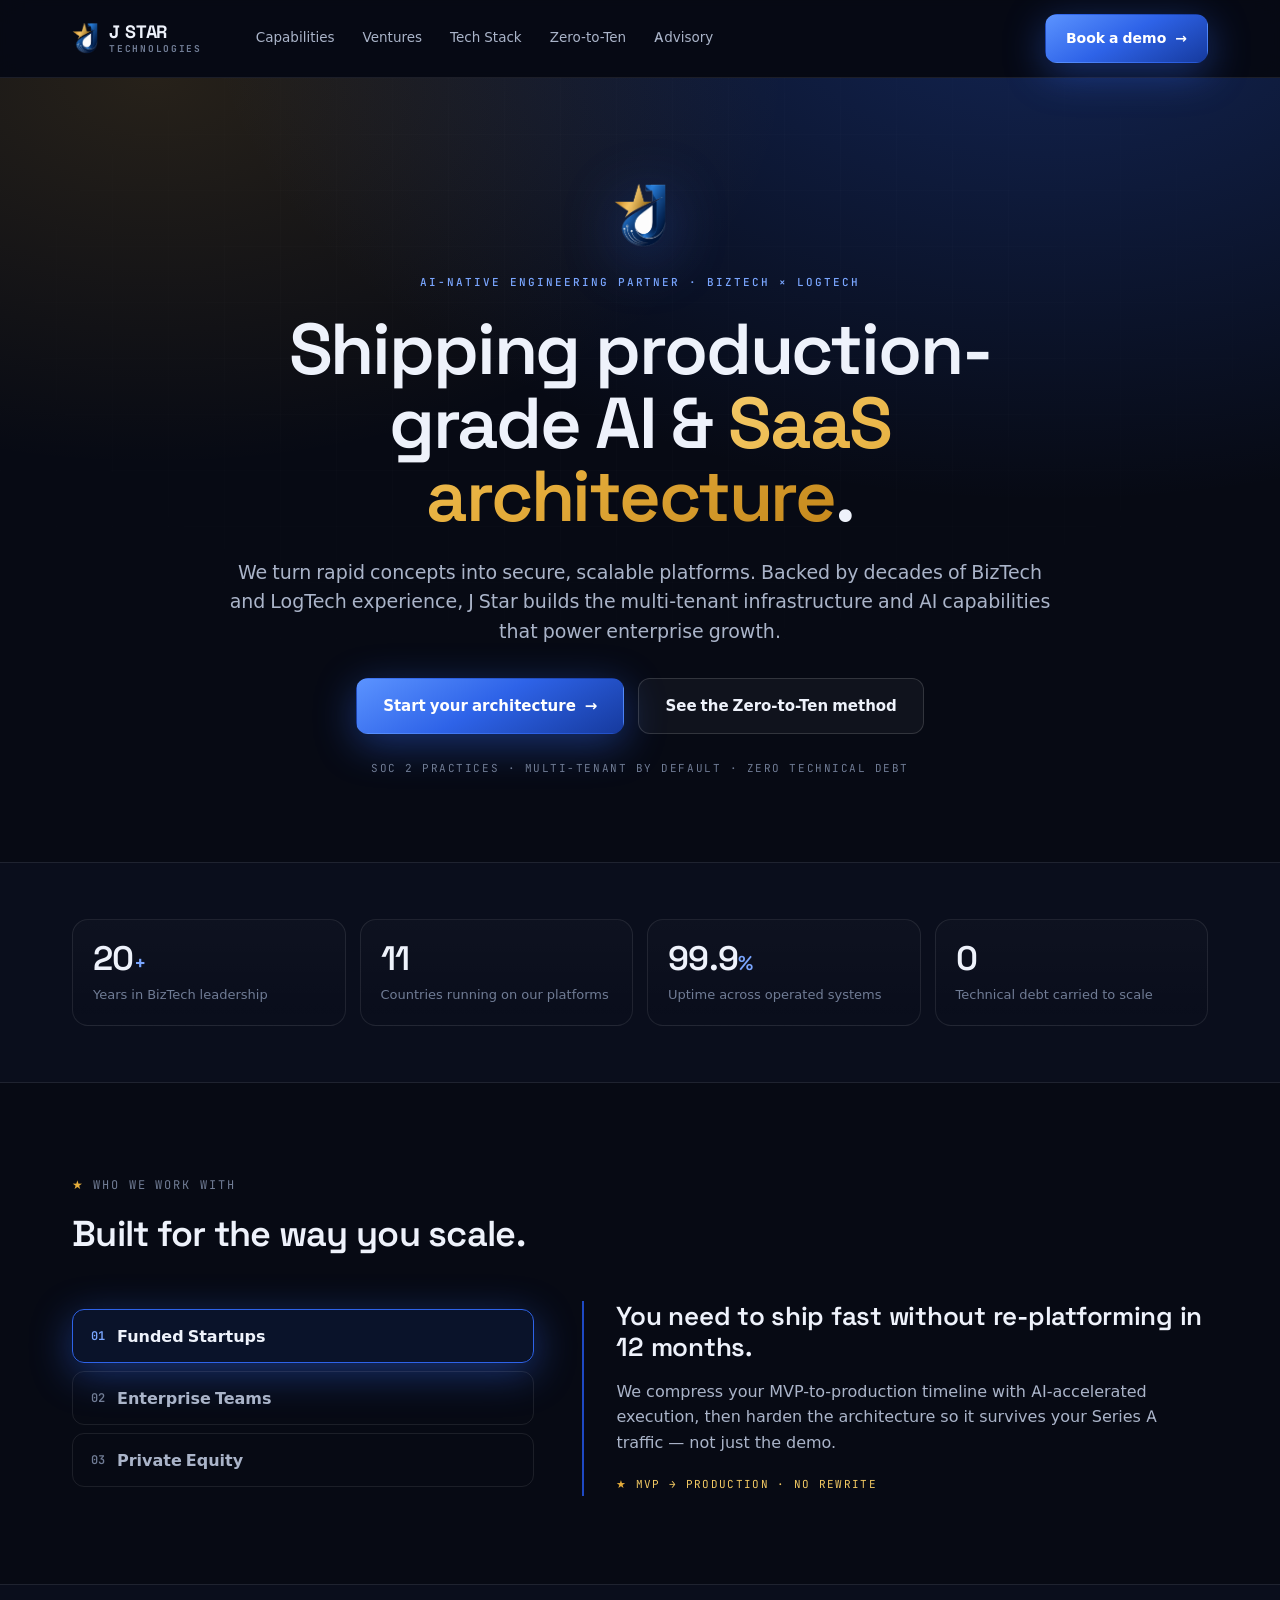
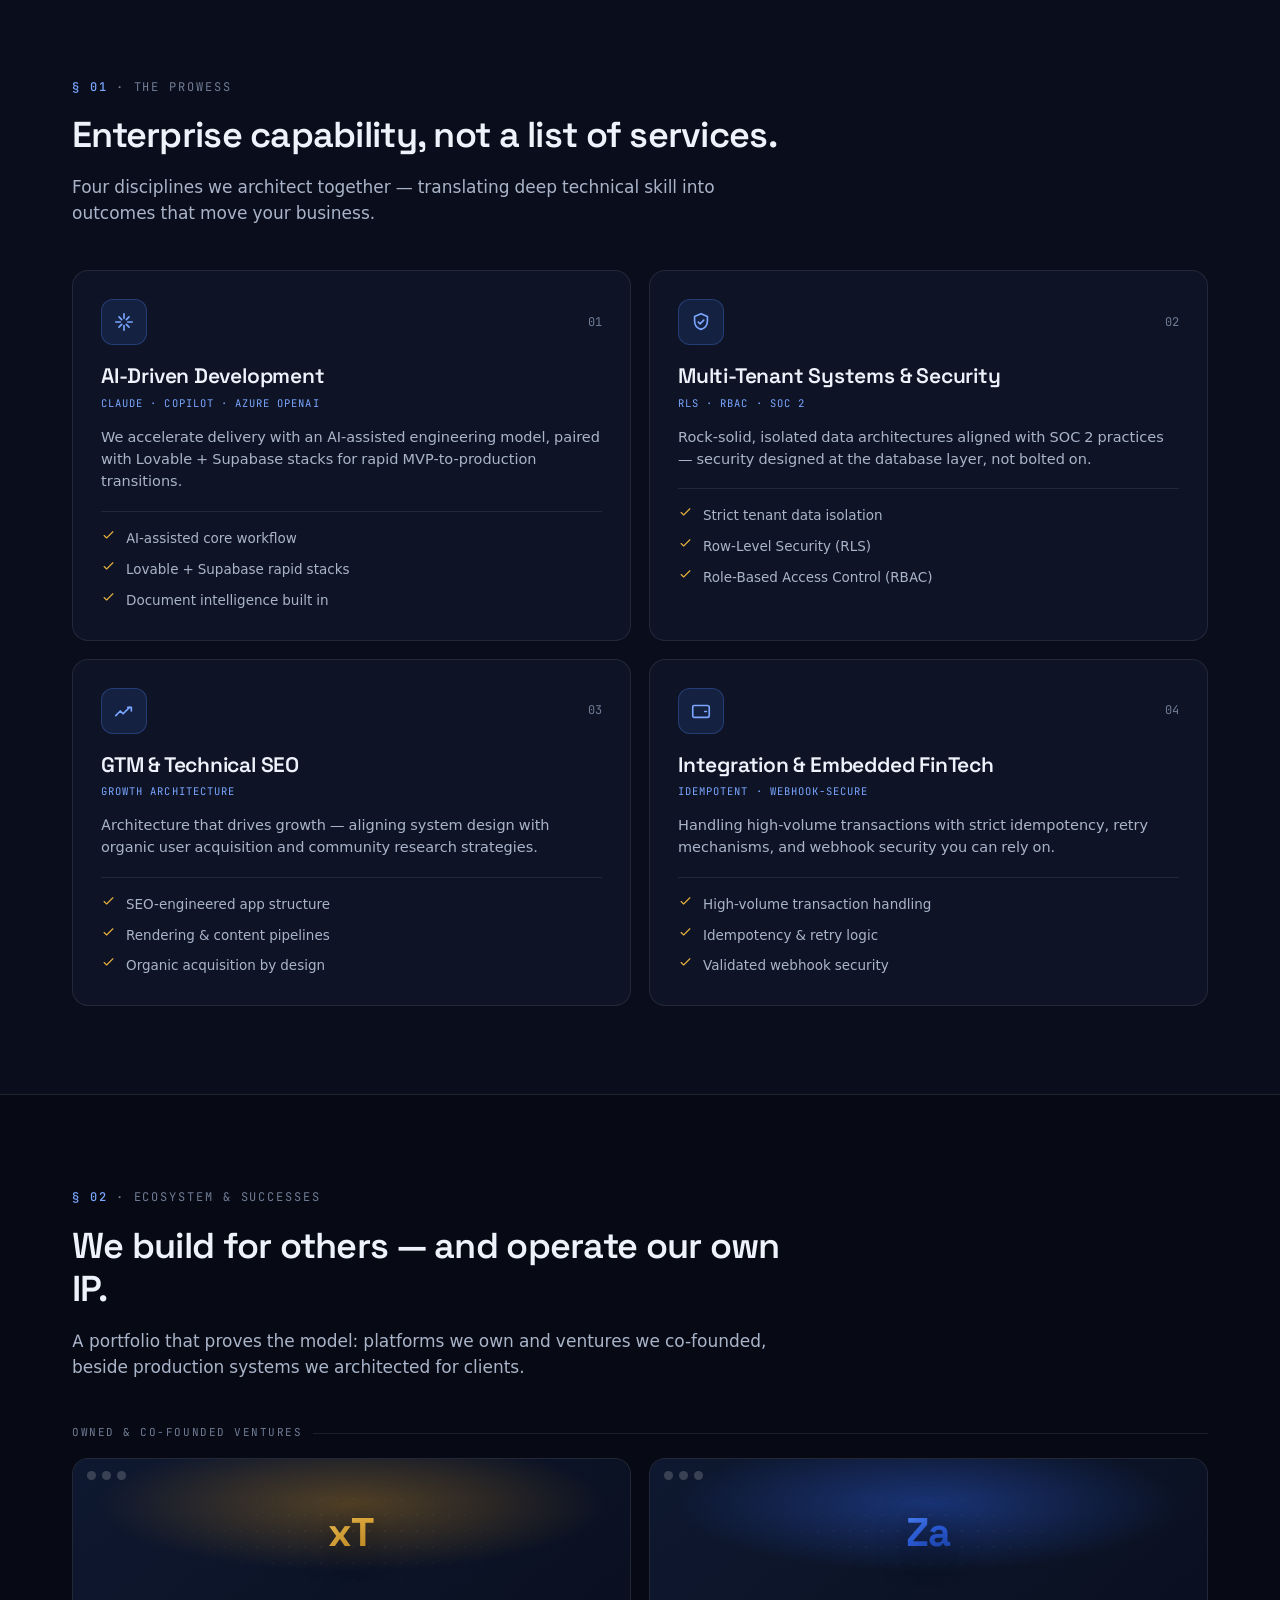
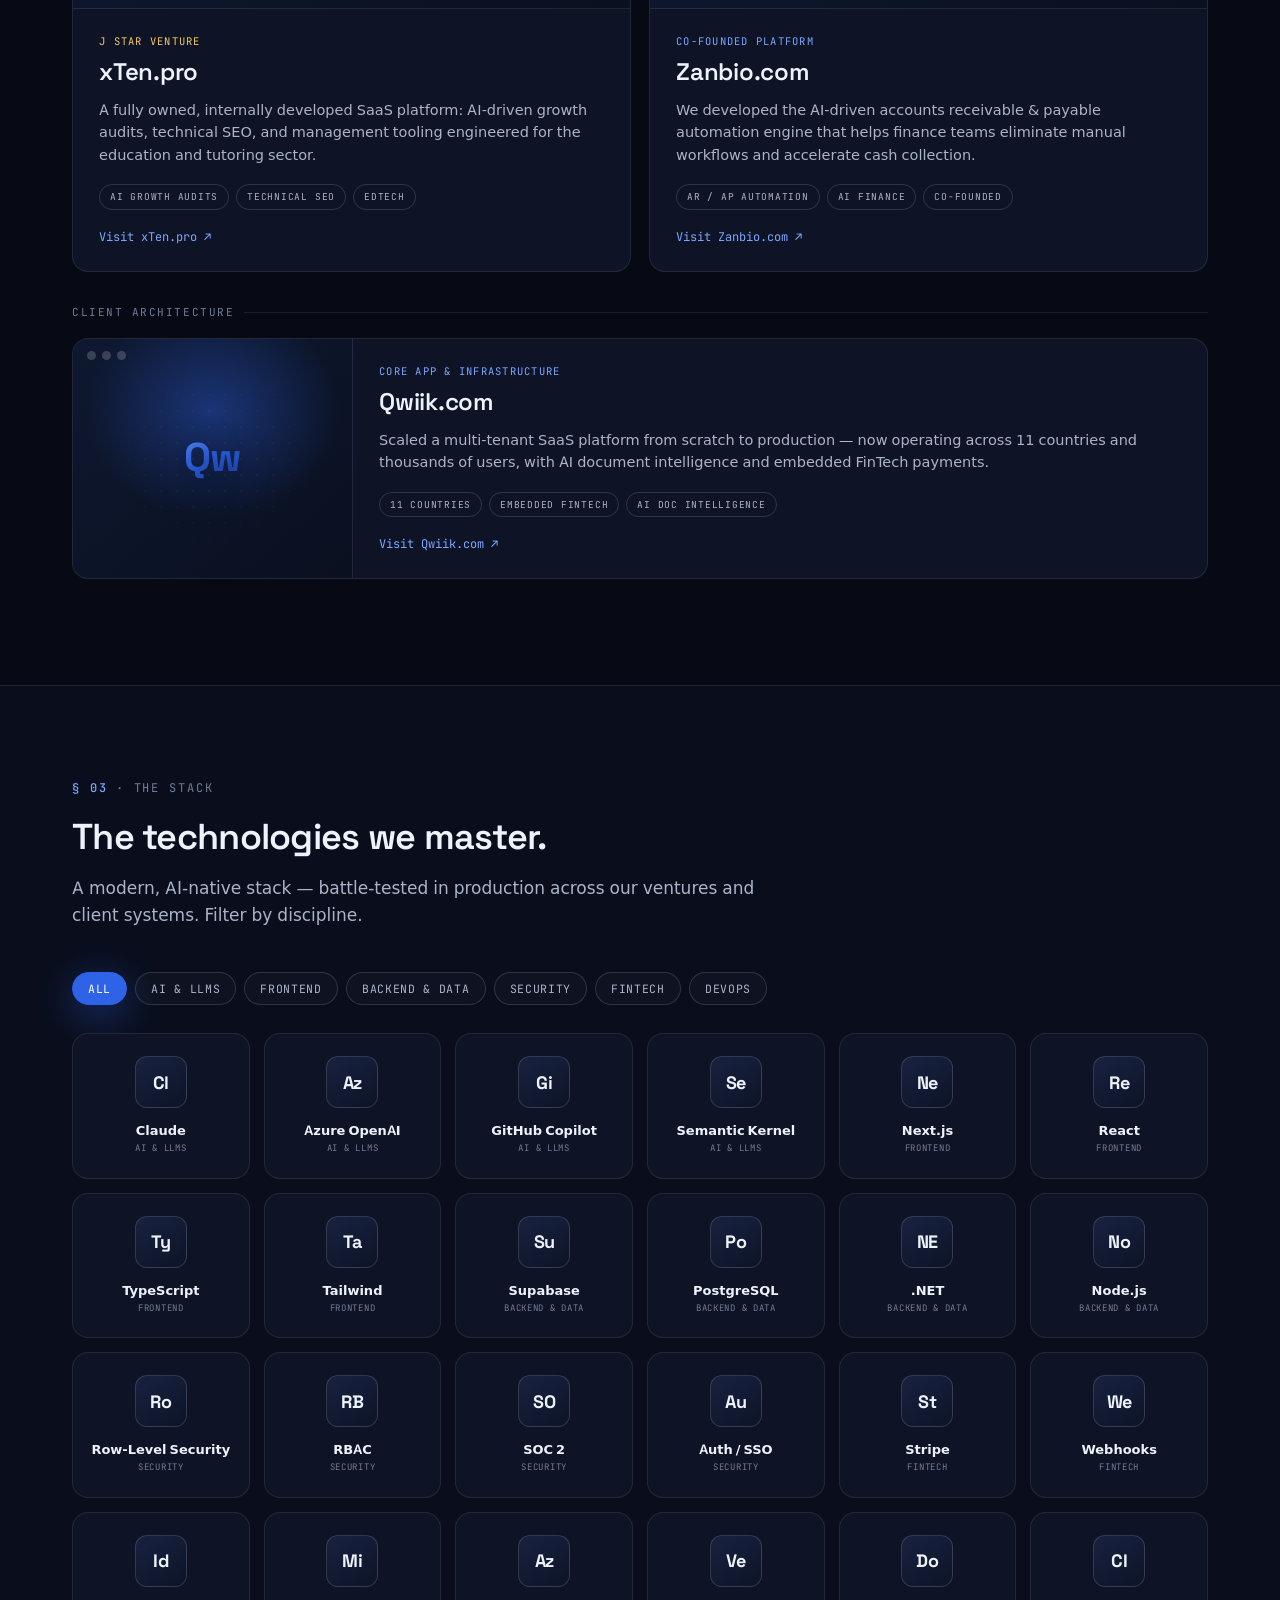
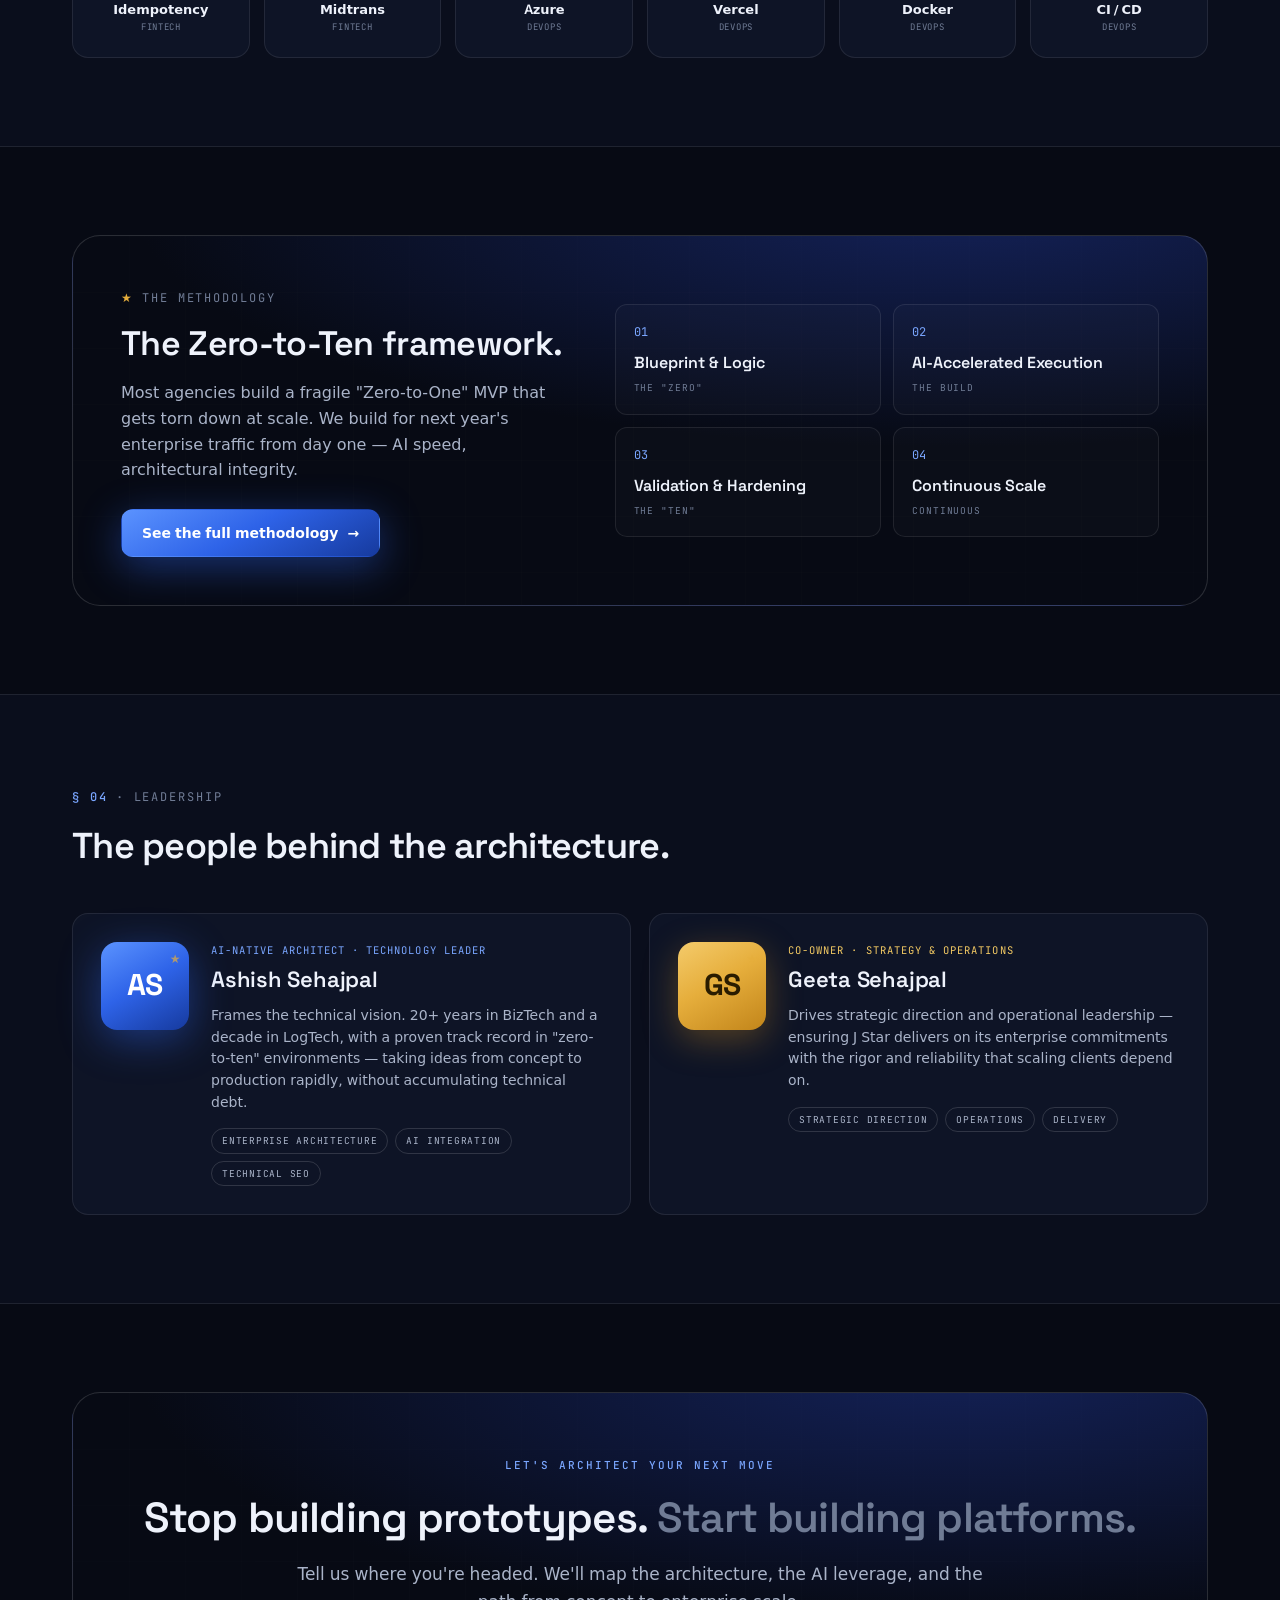
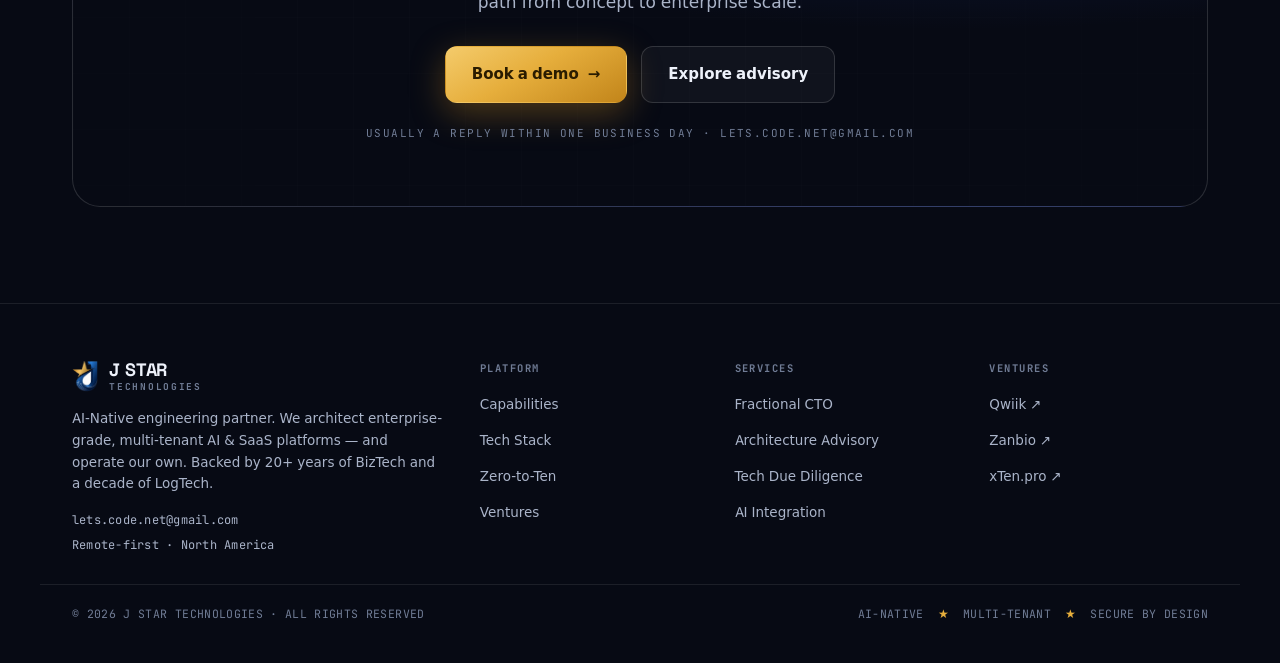
<file: index.html>
<!DOCTYPE html>
<html lang="en">
<head>
<meta charset="utf-8">
<meta name="viewport" content="width=device-width, initial-scale=1">
<meta name="theme-color" content="#070A14">
<title>J Star Technologies — AI-Native Engineering Partner</title>
<meta name="description" content="J Star Technologies architects enterprise-grade, multi-tenant AI &amp; SaaS platforms. Production-grade architecture, AI-accelerated, secure by design.">
<link rel="icon" type="image/png" href="assets/jstar-mark.png">
<link rel="stylesheet" href="jstar.css"><link rel="stylesheet" href="site.css"><link rel="stylesheet" href="home.css">
</head>
<body>
<header class="nav"><div class="nav-in"><a class="brand" href="index.html"><img src="assets/jstar-mark.png" alt="J Star Technologies"><div class="wm">J STAR<em>Technologies</em></div></a><nav class="nav-links"><a href="#capabilities">Capabilities</a><a href="#ventures">Ventures</a><a href="#stack">Tech Stack</a><a href="zero-to-ten.html">Zero-to-Ten</a><a href="fractional-cto.html">Advisory</a></nav><div class="nav-cta"><a class="btn btn-primary" href="mailto:lets.code.net@gmail.com?subject=Book%20a%20demo">Book a demo <span class="arr">→</span></a></div></div></header>
<main>
<section class="hero"><div class="glow-a"></div><div class="glow-b"></div><div class="grid-tex"></div><div class="shell hero-in"><img class="hero-mark" src="assets/jstar-mark.png" alt="J Star Technologies"><div class="eyebrow" style="margin-bottom:22px">AI-NATIVE ENGINEERING PARTNER · BIZTECH × LOGTECH</div><h1>Shipping production-grade AI &amp; <span class="grad-gold-text">SaaS architecture</span>.</h1><p class="hero-lead">We turn rapid concepts into secure, scalable platforms. Backed by decades of BizTech and LogTech experience, J Star builds the multi-tenant infrastructure and AI capabilities that power enterprise growth.</p><div class="hero-actions"><a class="btn btn-primary btn-lg" href="mailto:lets.code.net@gmail.com?subject=Book%20a%20demo">Start your architecture <span class="arr">→</span></a><a class="btn btn-ghost btn-lg" href="zero-to-ten.html">See the Zero-to-Ten method</a></div><div class="hero-fine">SOC 2 PRACTICES · MULTI-TENANT BY DEFAULT · ZERO TECHNICAL DEBT</div></div></section><section class="section tight band"><div class="shell"><div class="stats reveal"><div class="stat"><div class="n">20<span class="u">+</span></div><div class="l">Years in BizTech leadership</div></div><div class="stat"><div class="n">11<span class="u"></span></div><div class="l">Countries running on our platforms</div></div><div class="stat"><div class="n">99.9<span class="u">%</span></div><div class="l">Uptime across operated systems</div></div><div class="stat"><div class="n">0<span class="u"></span></div><div class="l">Technical debt carried to scale</div></div></div></div></section><section class="section"><div class="shell"><div class="sec-head reveal"><div class="marker"><span class="star-glyph">★</span> WHO WE WORK WITH</div><h2>Built for the way you scale.</h2></div><div class="persona reveal"><div class="persona-toggle"><button class="persona-btn on" data-line="You need to ship fast without re-platforming in 12 months." data-body="We compress your MVP-to-production timeline with AI-accelerated execution, then harden the architecture so it survives your Series A traffic — not just the demo." data-proof="MVP → PRODUCTION · NO REWRITE"><span class="idx">01</span>Funded Startups</button><button class="persona-btn" data-line="You need isolation, compliance, and architecture you can audit." data-body="Multi-tenant data isolation, RBAC and Row-Level Security at the database layer, idempotent FinTech integrations — designed to pass diligence and scale globally." data-proof="SOC 2 PRACTICES · RLS · RBAC"><span class="idx">02</span>Enterprise Teams</button><button class="persona-btn" data-line="You need an objective read on a stack before — and after — you buy." data-body="Technical due diligence, rescue operations, and fractional architecture leadership that stabilizes a buckling platform and lays a credible roadmap to scale." data-proof="DUE DILIGENCE · RESCUE · ROADMAP"><span class="idx">03</span>Private Equity</button></div><div class="persona-panel"><div class="persona-fade"><div class="pline">You need to ship fast without re-platforming in 12 months.</div><p class="pbody">We compress your MVP-to-production timeline with AI-accelerated execution, then harden the architecture so it survives your Series A traffic — not just the demo.</p><div class="pproof"><span class="star-glyph">★</span> MVP → PRODUCTION · NO REWRITE</div></div></div></div></div></section><section class="section band" id="capabilities"><div class="shell"><div class="sec-head reveal"><div class="marker"><b>§ 01</b> · THE PROWESS</div><h2>Enterprise capability, not a list of services.</h2><p class="lead">Four disciplines we architect together — translating deep technical skill into outcomes that move your business.</p></div><div class="cap-grid"><div class="cap-card reveal"><div class="cap-top"><div class="cap-ic"><svg width="22" height="22" viewBox="0 0 24 24" fill="none" stroke="currentColor" stroke-width="1.8" stroke-linecap="round" stroke-linejoin="round" aria-hidden="true"><path d="M12 3v5M12 16v5M3 12h5M16 12h5"/><path d="M6.5 6.5l3 3M14.5 14.5l3 3M17.5 6.5l-3 3M9.5 14.5l-3 3"/></svg></div><div class="cap-n">01</div></div><h3>AI-Driven Development</h3><div class="cap-tag">CLAUDE · COPILOT · AZURE OPENAI</div><p>We accelerate delivery with an AI-assisted engineering model, paired with Lovable + Supabase stacks for rapid MVP-to-production transitions.</p><ul class="cap-points"><li><span class="ck"><svg width="15" height="15" viewBox="0 0 24 24" fill="none" stroke="currentColor" stroke-width="1.8" stroke-linecap="round" stroke-linejoin="round" aria-hidden="true"><path d="M5 12l4 4 10-10"/></svg></span>AI-assisted core workflow</li><li><span class="ck"><svg width="15" height="15" viewBox="0 0 24 24" fill="none" stroke="currentColor" stroke-width="1.8" stroke-linecap="round" stroke-linejoin="round" aria-hidden="true"><path d="M5 12l4 4 10-10"/></svg></span>Lovable + Supabase rapid stacks</li><li><span class="ck"><svg width="15" height="15" viewBox="0 0 24 24" fill="none" stroke="currentColor" stroke-width="1.8" stroke-linecap="round" stroke-linejoin="round" aria-hidden="true"><path d="M5 12l4 4 10-10"/></svg></span>Document intelligence built in</li></ul></div><div class="cap-card reveal"><div class="cap-top"><div class="cap-ic"><svg width="22" height="22" viewBox="0 0 24 24" fill="none" stroke="currentColor" stroke-width="1.8" stroke-linecap="round" stroke-linejoin="round" aria-hidden="true"><path d="M12 3l7 3v5c0 4.6-3.1 7.9-7 9-3.9-1.1-7-4.4-7-9V6z"/><path d="M9 12l2 2 4-4"/></svg></div><div class="cap-n">02</div></div><h3>Multi-Tenant Systems &amp; Security</h3><div class="cap-tag">RLS · RBAC · SOC 2</div><p>Rock-solid, isolated data architectures aligned with SOC 2 practices — security designed at the database layer, not bolted on.</p><ul class="cap-points"><li><span class="ck"><svg width="15" height="15" viewBox="0 0 24 24" fill="none" stroke="currentColor" stroke-width="1.8" stroke-linecap="round" stroke-linejoin="round" aria-hidden="true"><path d="M5 12l4 4 10-10"/></svg></span>Strict tenant data isolation</li><li><span class="ck"><svg width="15" height="15" viewBox="0 0 24 24" fill="none" stroke="currentColor" stroke-width="1.8" stroke-linecap="round" stroke-linejoin="round" aria-hidden="true"><path d="M5 12l4 4 10-10"/></svg></span>Row-Level Security (RLS)</li><li><span class="ck"><svg width="15" height="15" viewBox="0 0 24 24" fill="none" stroke="currentColor" stroke-width="1.8" stroke-linecap="round" stroke-linejoin="round" aria-hidden="true"><path d="M5 12l4 4 10-10"/></svg></span>Role-Based Access Control (RBAC)</li></ul></div><div class="cap-card reveal"><div class="cap-top"><div class="cap-ic"><svg width="22" height="22" viewBox="0 0 24 24" fill="none" stroke="currentColor" stroke-width="1.8" stroke-linecap="round" stroke-linejoin="round" aria-hidden="true"><path d="M3 17l5-5 3 3 7-7"/><path d="M16 8h4v4"/></svg></div><div class="cap-n">03</div></div><h3>GTM &amp; Technical SEO</h3><div class="cap-tag">GROWTH ARCHITECTURE</div><p>Architecture that drives growth — aligning system design with organic user acquisition and community research strategies.</p><ul class="cap-points"><li><span class="ck"><svg width="15" height="15" viewBox="0 0 24 24" fill="none" stroke="currentColor" stroke-width="1.8" stroke-linecap="round" stroke-linejoin="round" aria-hidden="true"><path d="M5 12l4 4 10-10"/></svg></span>SEO-engineered app structure</li><li><span class="ck"><svg width="15" height="15" viewBox="0 0 24 24" fill="none" stroke="currentColor" stroke-width="1.8" stroke-linecap="round" stroke-linejoin="round" aria-hidden="true"><path d="M5 12l4 4 10-10"/></svg></span>Rendering &amp; content pipelines</li><li><span class="ck"><svg width="15" height="15" viewBox="0 0 24 24" fill="none" stroke="currentColor" stroke-width="1.8" stroke-linecap="round" stroke-linejoin="round" aria-hidden="true"><path d="M5 12l4 4 10-10"/></svg></span>Organic acquisition by design</li></ul></div><div class="cap-card reveal"><div class="cap-top"><div class="cap-ic"><svg width="22" height="22" viewBox="0 0 24 24" fill="none" stroke="currentColor" stroke-width="1.8" stroke-linecap="round" stroke-linejoin="round" aria-hidden="true"><path d="M3 7.5A1.5 1.5 0 0 1 4.5 6H19a2 2 0 0 1 2 2v9a2 2 0 0 1-2 2H4.5A1.5 1.5 0 0 1 3 17.5z"/><path d="M16 12.5h2"/></svg></div><div class="cap-n">04</div></div><h3>Integration &amp; Embedded FinTech</h3><div class="cap-tag">IDEMPOTENT · WEBHOOK-SECURE</div><p>Handling high-volume transactions with strict idempotency, retry mechanisms, and webhook security you can rely on.</p><ul class="cap-points"><li><span class="ck"><svg width="15" height="15" viewBox="0 0 24 24" fill="none" stroke="currentColor" stroke-width="1.8" stroke-linecap="round" stroke-linejoin="round" aria-hidden="true"><path d="M5 12l4 4 10-10"/></svg></span>High-volume transaction handling</li><li><span class="ck"><svg width="15" height="15" viewBox="0 0 24 24" fill="none" stroke="currentColor" stroke-width="1.8" stroke-linecap="round" stroke-linejoin="round" aria-hidden="true"><path d="M5 12l4 4 10-10"/></svg></span>Idempotency &amp; retry logic</li><li><span class="ck"><svg width="15" height="15" viewBox="0 0 24 24" fill="none" stroke="currentColor" stroke-width="1.8" stroke-linecap="round" stroke-linejoin="round" aria-hidden="true"><path d="M5 12l4 4 10-10"/></svg></span>Validated webhook security</li></ul></div></div></div></section><section class="section" id="ventures"><div class="shell"><div class="sec-head reveal"><div class="marker"><b>§ 02</b> · ECOSYSTEM &amp; SUCCESSES</div><h2>We build for others — and operate our own IP.</h2><p class="lead">A portfolio that proves the model: platforms we own and ventures we co-founded, beside production systems we architected for clients.</p></div><div class="reveal"><div class="vent-label">Owned &amp; Co-Founded Ventures</div><div class="vent-grid"><a class="vent-card gold-accent" href="https://xten.pro" target="_blank" rel="noopener"><div class="vent-thumb gold"><div class="glow"></div><div class="dots"></div><div class="chrome"><i></i><i></i><i></i></div><div class="mono">xT</div></div><div class="vent-body"><div class="vent-kind">J STAR VENTURE</div><h3>xTen.pro</h3><p>A fully owned, internally developed SaaS platform: AI-driven growth audits, technical SEO, and management tooling engineered for the education and tutoring sector.</p><div class="vent-tags"><span>AI GROWTH AUDITS</span><span>TECHNICAL SEO</span><span>EDTECH</span></div><span class="vent-visit">Visit xTen.pro ↗</span></div></a><a class="vent-card" href="https://zanbio.com" target="_blank" rel="noopener"><div class="vent-thumb blue"><div class="glow"></div><div class="dots"></div><div class="chrome"><i></i><i></i><i></i></div><div class="mono">Za</div></div><div class="vent-body"><div class="vent-kind">CO-FOUNDED PLATFORM</div><h3>Zanbio.com</h3><p>We developed the AI-driven accounts receivable &amp; payable automation engine that helps finance teams eliminate manual workflows and accelerate cash collection.</p><div class="vent-tags"><span>AR / AP AUTOMATION</span><span>AI FINANCE</span><span>CO-FOUNDED</span></div><span class="vent-visit">Visit Zanbio.com ↗</span></div></a></div></div><div class="reveal" style="margin-top:32px"><div class="vent-label">Client Architecture</div><div class="vent-grid single"><a class="vent-card client" href="https://qwiik.com" target="_blank" rel="noopener"><div class="vent-thumb blue"><div class="glow"></div><div class="dots"></div><div class="chrome"><i></i><i></i><i></i></div><div class="mono">Qw</div></div><div class="vent-body"><div class="vent-kind">CORE APP &amp; INFRASTRUCTURE</div><h3>Qwiik.com</h3><p>Scaled a multi-tenant SaaS platform from scratch to production — now operating across 11 countries and thousands of users, with AI document intelligence and embedded FinTech payments.</p><div class="vent-tags"><span>11 COUNTRIES</span><span>EMBEDDED FINTECH</span><span>AI DOC INTELLIGENCE</span></div><span class="vent-visit">Visit Qwiik.com ↗</span></div></a></div></div></div></section><section class="section band" id="stack"><div class="shell"><div class="sec-head reveal"><div class="marker"><b>§ 03</b> · THE STACK</div><h2>The technologies we master.</h2><p class="lead">A modern, AI-native stack — battle-tested in production across our ventures and client systems. Filter by discipline.</p></div><div class="stack-filters reveal"><button class="fchip on">ALL</button><button class="fchip" data-cat="AI &amp; LLMs">AI &amp; LLMS</button><button class="fchip" data-cat="Frontend">FRONTEND</button><button class="fchip" data-cat="Backend &amp; Data">BACKEND &amp; DATA</button><button class="fchip" data-cat="Security">SECURITY</button><button class="fchip" data-cat="FinTech">FINTECH</button><button class="fchip" data-cat="DevOps">DEVOPS</button></div><div class="stack-grid reveal"><div class="tech" data-cat="AI &amp; LLMs"><div class="tech-mark">Cl</div><div><div class="tech-name">Claude</div><div class="tech-cat">AI &amp; LLMs</div></div></div><div class="tech" data-cat="AI &amp; LLMs"><div class="tech-mark">Az</div><div><div class="tech-name">Azure OpenAI</div><div class="tech-cat">AI &amp; LLMs</div></div></div><div class="tech" data-cat="AI &amp; LLMs"><div class="tech-mark">Gi</div><div><div class="tech-name">GitHub Copilot</div><div class="tech-cat">AI &amp; LLMs</div></div></div><div class="tech" data-cat="AI &amp; LLMs"><div class="tech-mark">Se</div><div><div class="tech-name">Semantic Kernel</div><div class="tech-cat">AI &amp; LLMs</div></div></div><div class="tech" data-cat="Frontend"><div class="tech-mark">Ne</div><div><div class="tech-name">Next.js</div><div class="tech-cat">Frontend</div></div></div><div class="tech" data-cat="Frontend"><div class="tech-mark">Re</div><div><div class="tech-name">React</div><div class="tech-cat">Frontend</div></div></div><div class="tech" data-cat="Frontend"><div class="tech-mark">Ty</div><div><div class="tech-name">TypeScript</div><div class="tech-cat">Frontend</div></div></div><div class="tech" data-cat="Frontend"><div class="tech-mark">Ta</div><div><div class="tech-name">Tailwind</div><div class="tech-cat">Frontend</div></div></div><div class="tech" data-cat="Backend &amp; Data"><div class="tech-mark">Su</div><div><div class="tech-name">Supabase</div><div class="tech-cat">Backend &amp; Data</div></div></div><div class="tech" data-cat="Backend &amp; Data"><div class="tech-mark">Po</div><div><div class="tech-name">PostgreSQL</div><div class="tech-cat">Backend &amp; Data</div></div></div><div class="tech" data-cat="Backend &amp; Data"><div class="tech-mark">NE</div><div><div class="tech-name">.NET</div><div class="tech-cat">Backend &amp; Data</div></div></div><div class="tech" data-cat="Backend &amp; Data"><div class="tech-mark">No</div><div><div class="tech-name">Node.js</div><div class="tech-cat">Backend &amp; Data</div></div></div><div class="tech" data-cat="Security"><div class="tech-mark">Ro</div><div><div class="tech-name">Row-Level Security</div><div class="tech-cat">Security</div></div></div><div class="tech" data-cat="Security"><div class="tech-mark">RB</div><div><div class="tech-name">RBAC</div><div class="tech-cat">Security</div></div></div><div class="tech" data-cat="Security"><div class="tech-mark">SO</div><div><div class="tech-name">SOC 2</div><div class="tech-cat">Security</div></div></div><div class="tech" data-cat="Security"><div class="tech-mark">Au</div><div><div class="tech-name">Auth / SSO</div><div class="tech-cat">Security</div></div></div><div class="tech" data-cat="FinTech"><div class="tech-mark">St</div><div><div class="tech-name">Stripe</div><div class="tech-cat">FinTech</div></div></div><div class="tech" data-cat="FinTech"><div class="tech-mark">We</div><div><div class="tech-name">Webhooks</div><div class="tech-cat">FinTech</div></div></div><div class="tech" data-cat="FinTech"><div class="tech-mark">Id</div><div><div class="tech-name">Idempotency</div><div class="tech-cat">FinTech</div></div></div><div class="tech" data-cat="FinTech"><div class="tech-mark">Mi</div><div><div class="tech-name">Midtrans</div><div class="tech-cat">FinTech</div></div></div><div class="tech" data-cat="DevOps"><div class="tech-mark">Az</div><div><div class="tech-name">Azure</div><div class="tech-cat">DevOps</div></div></div><div class="tech" data-cat="DevOps"><div class="tech-mark">Ve</div><div><div class="tech-name">Vercel</div><div class="tech-cat">DevOps</div></div></div><div class="tech" data-cat="DevOps"><div class="tech-mark">Do</div><div><div class="tech-name">Docker</div><div class="tech-cat">DevOps</div></div></div><div class="tech" data-cat="DevOps"><div class="tech-mark">CI</div><div><div class="tech-name">CI / CD</div><div class="tech-cat">DevOps</div></div></div></div></div></section><section class="section"><div class="shell"><div class="zt-band reveal"><div class="grid-tex"></div><div class="zt-left"><div class="marker"><span class="star-glyph">★</span> THE METHODOLOGY</div><h2>The Zero-to-Ten framework.</h2><p>Most agencies build a fragile "Zero-to-One" MVP that gets torn down at scale. We build for next year's enterprise traffic from day one — AI speed, architectural integrity.</p><a class="btn btn-primary" href="zero-to-ten.html">See the full methodology <span class="arr">→</span></a></div><div class="zt-steps"><div class="zt-step"><div class="zn">01</div><div class="zt-t">Blueprint &amp; Logic</div><div class="zs">THE "ZERO"</div></div><div class="zt-step"><div class="zn">02</div><div class="zt-t">AI-Accelerated Execution</div><div class="zs">THE BUILD</div></div><div class="zt-step"><div class="zn">03</div><div class="zt-t">Validation &amp; Hardening</div><div class="zs">THE "TEN"</div></div><div class="zt-step"><div class="zn">04</div><div class="zt-t">Continuous Scale</div><div class="zs">CONTINUOUS</div></div></div></div></div></section><section class="section band" id="leadership"><div class="shell"><div class="sec-head reveal"><div class="marker"><b>§ 04</b> · LEADERSHIP</div><h2>The people behind the architecture.</h2></div><div class="lead-grid"><div class="lead-card reveal"><div class="lead-av blue"><span class="star star-glyph">★</span>AS</div><div class="lead-info"><div class="lead-role">AI-Native Architect · Technology Leader</div><h3>Ashish Sehajpal</h3><p>Frames the technical vision. 20+ years in BizTech and a decade in LogTech, with a proven track record in "zero-to-ten" environments — taking ideas from concept to production rapidly, without accumulating technical debt.</p><div class="lead-tags"><span>ENTERPRISE ARCHITECTURE</span><span>AI INTEGRATION</span><span>TECHNICAL SEO</span></div></div></div><div class="lead-card reveal gold-accent"><div class="lead-av gold"><span class="star star-glyph">★</span>GS</div><div class="lead-info"><div class="lead-role">Co-Owner · Strategy &amp; Operations</div><h3>Geeta Sehajpal</h3><p>Drives strategic direction and operational leadership — ensuring J Star delivers on its enterprise commitments with the rigor and reliability that scaling clients depend on.</p><div class="lead-tags"><span>STRATEGIC DIRECTION</span><span>OPERATIONS</span><span>DELIVERY</span></div></div></div></div></div></section><section class="section" id="contact"><div class="shell"><div class="cta-band reveal"><div class="grid-tex"></div><div class="cta-band-in"><div class="eyebrow" style="margin-bottom:18px">LET'S ARCHITECT YOUR NEXT MOVE</div><h2>Stop building prototypes. <span class="dim">Start building platforms.</span></h2><p>Tell us where you're headed. We'll map the architecture, the AI leverage, and the path from concept to enterprise scale.</p><div class="cta-actions"><a class="btn btn-gold btn-lg" href="mailto:lets.code.net@gmail.com?subject=Book%20a%20demo">Book a demo <span class="arr">→</span></a><a class="btn btn-ghost btn-lg" href="fractional-cto.html">Explore advisory</a></div><div class="cta-fine">USUALLY A REPLY WITHIN ONE BUSINESS DAY · LETS.CODE.NET@GMAIL.COM</div></div></div></div></section>
</main>
<footer class="footer"><div class="foot-grid"><div class="foot-brand"><a class="brand" href="index.html"><img src="assets/jstar-mark.png" alt="J Star Technologies"><div class="wm">J STAR<em>Technologies</em></div></a><p>AI-Native engineering partner. We architect enterprise-grade, multi-tenant AI &amp; SaaS platforms — and operate our own. Backed by 20+ years of BizTech and a decade of LogTech.</p><div class="foot-contact"><a href="mailto:lets.code.net@gmail.com">lets.code.net@gmail.com</a><a href="#">Remote-first · North America</a></div></div><div class="foot-col"><h6>Platform</h6><ul><li><a href="#capabilities">Capabilities</a></li><li><a href="#stack">Tech Stack</a></li><li><a href="zero-to-ten.html">Zero-to-Ten</a></li><li><a href="#ventures">Ventures</a></li></ul></div><div class="foot-col"><h6>Services</h6><ul><li><a href="fractional-cto.html">Fractional CTO</a></li><li><a href="fractional-cto.html">Architecture Advisory</a></li><li><a href="fractional-cto.html">Tech Due Diligence</a></li><li><a href="zero-to-ten.html">AI Integration</a></li></ul></div><div class="foot-col"><h6>Ventures</h6><ul><li><a href="https://qwiik.com" target="_blank" rel="noopener">Qwiik ↗</a></li><li><a href="https://zanbio.com" target="_blank" rel="noopener">Zanbio ↗</a></li><li><a href="https://xten.pro" target="_blank" rel="noopener">xTen.pro ↗</a></li></ul></div></div><div class="foot-base"><span>© 2026 J STAR TECHNOLOGIES · ALL RIGHTS RESERVED</span><span class="glyphs"><span>AI-NATIVE</span><span class="star-glyph">★</span><span>MULTI-TENANT</span><span class="star-glyph">★</span><span>SECURE BY DESIGN</span></span></div></footer>
<script src="app.js" defer></script>
</body>
</html>
</file>
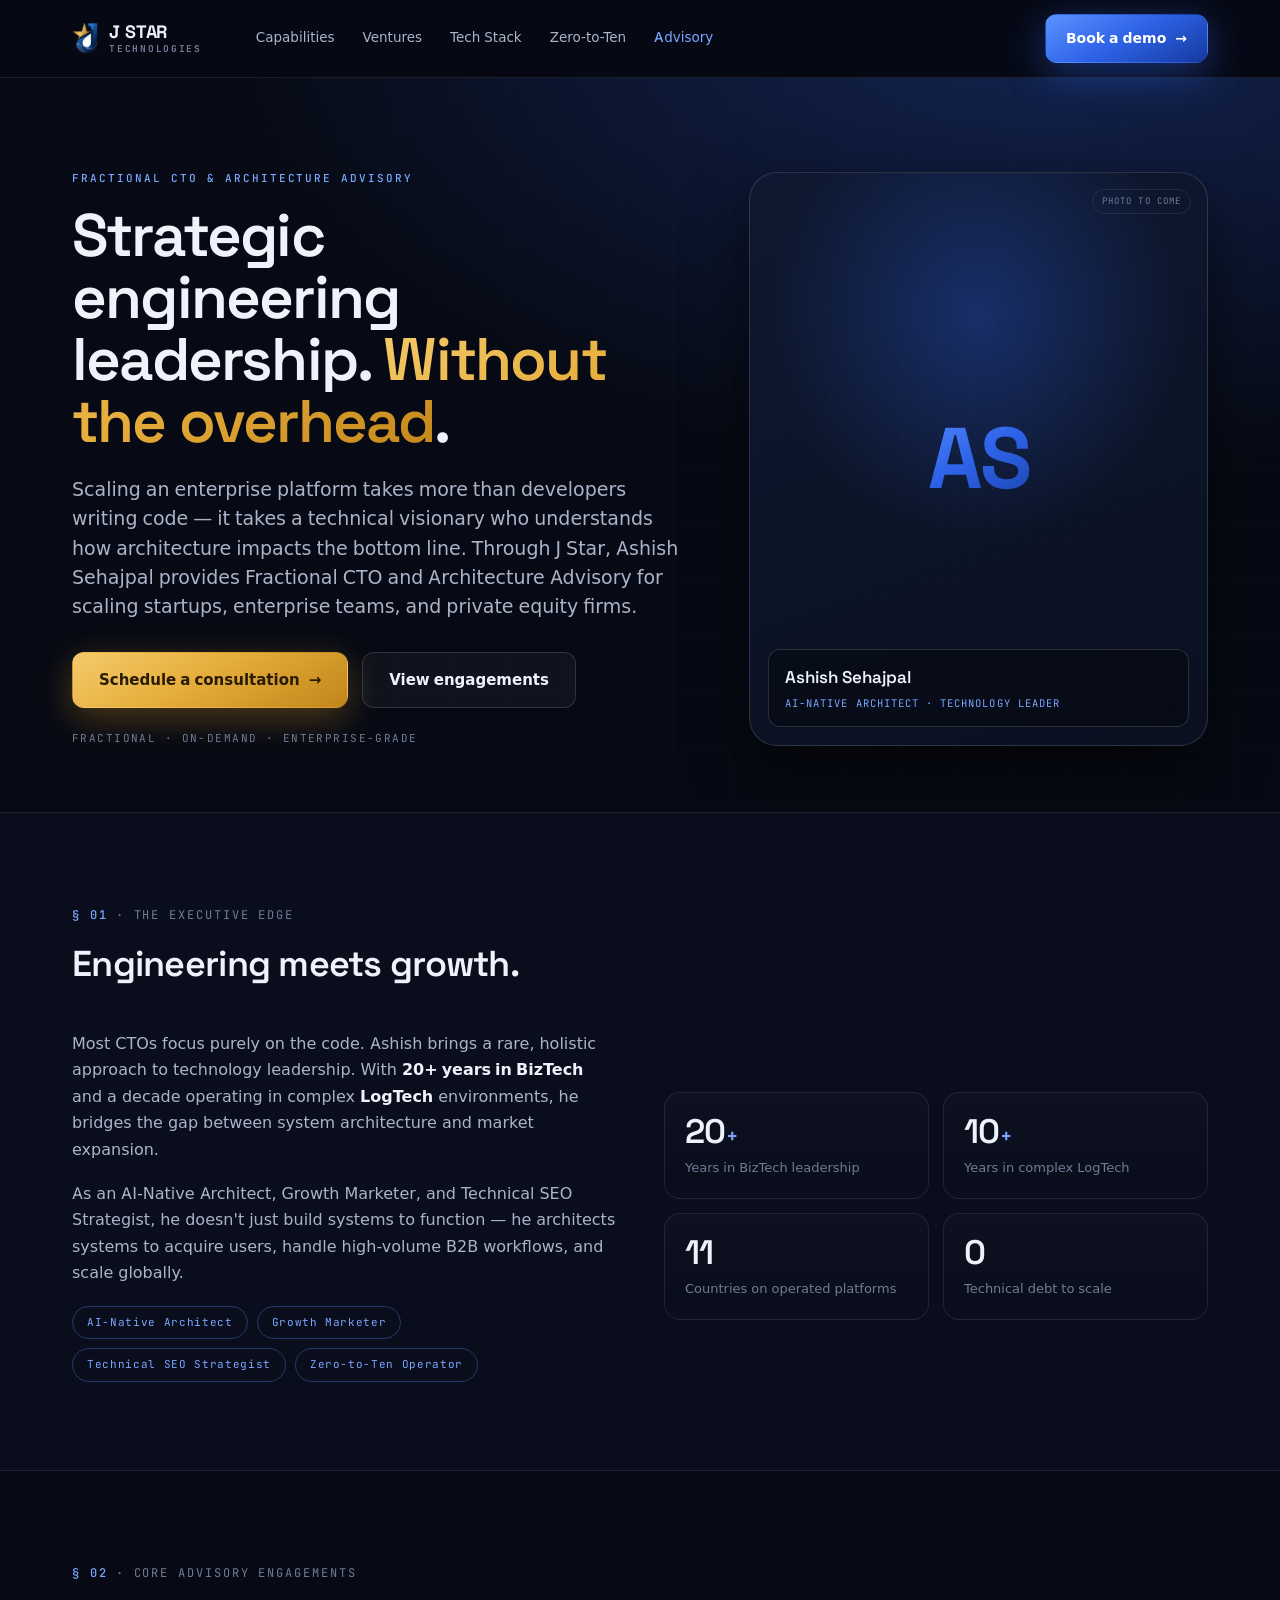
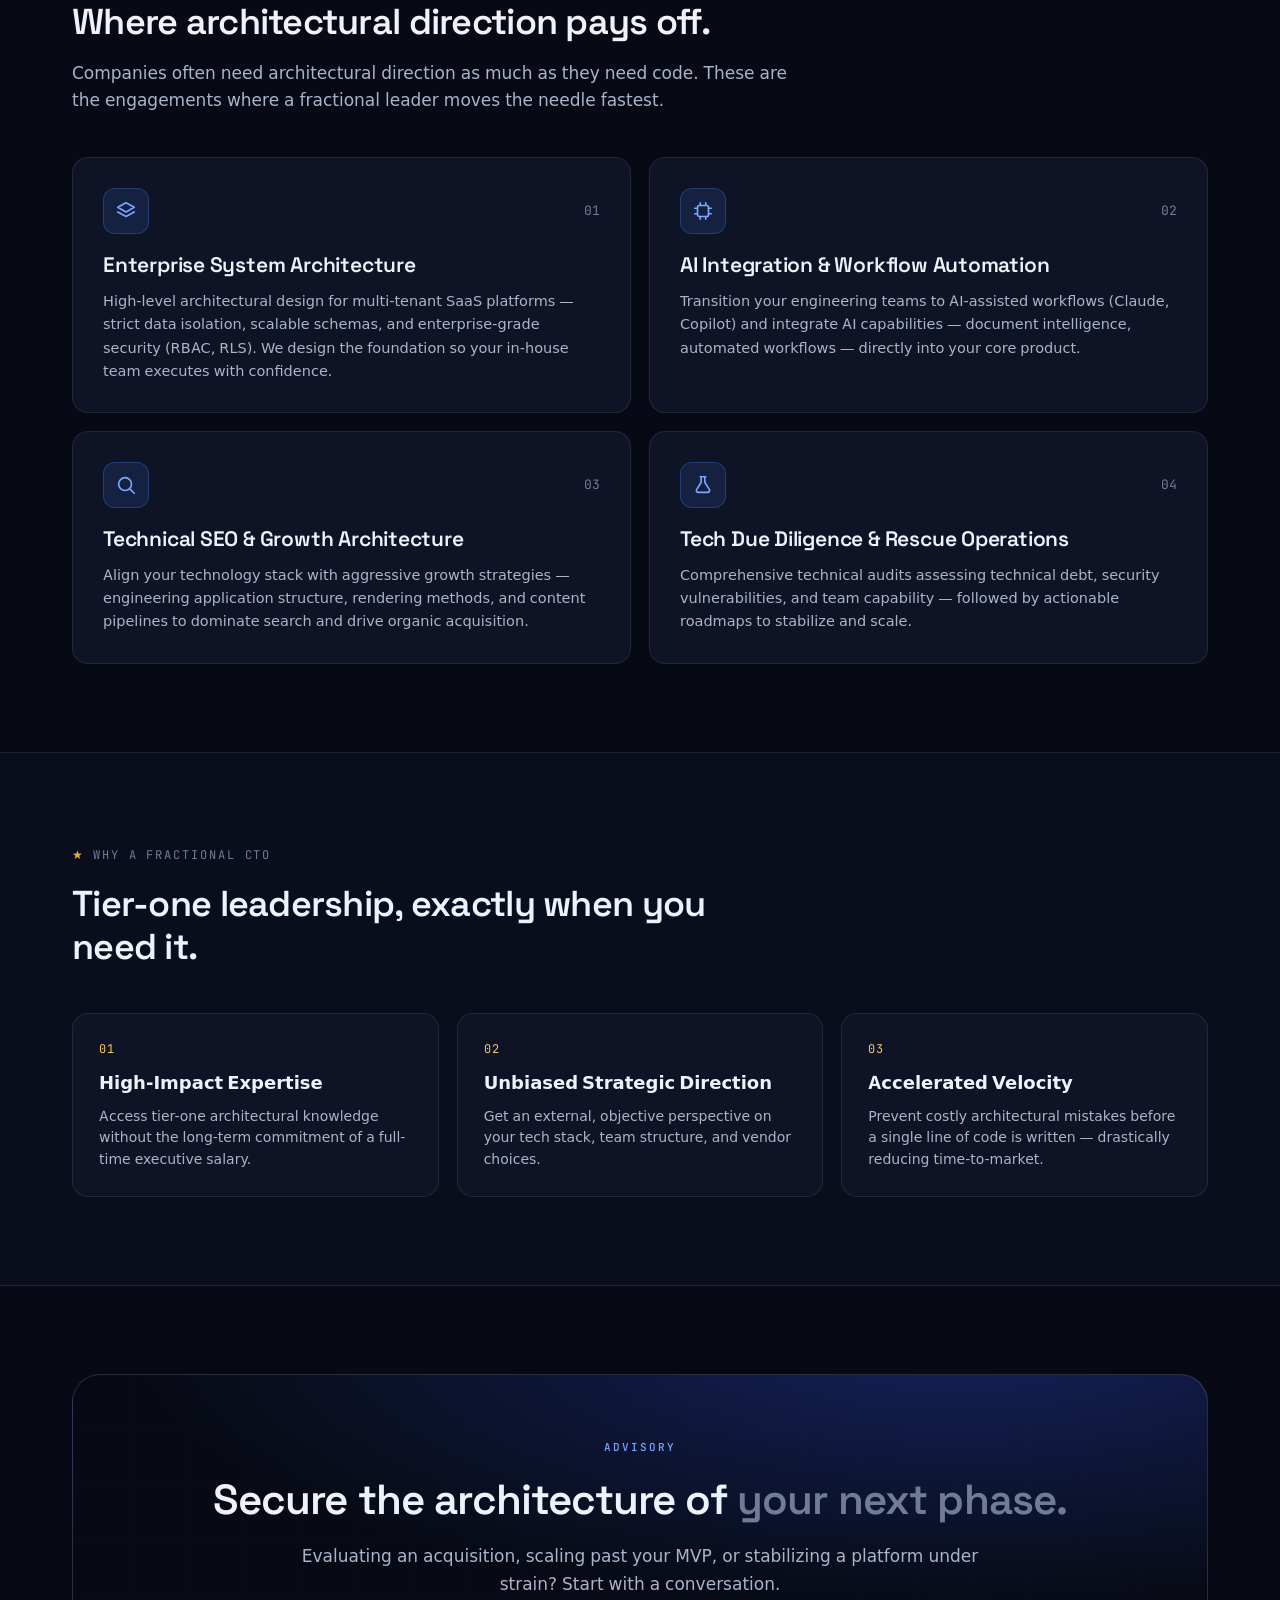
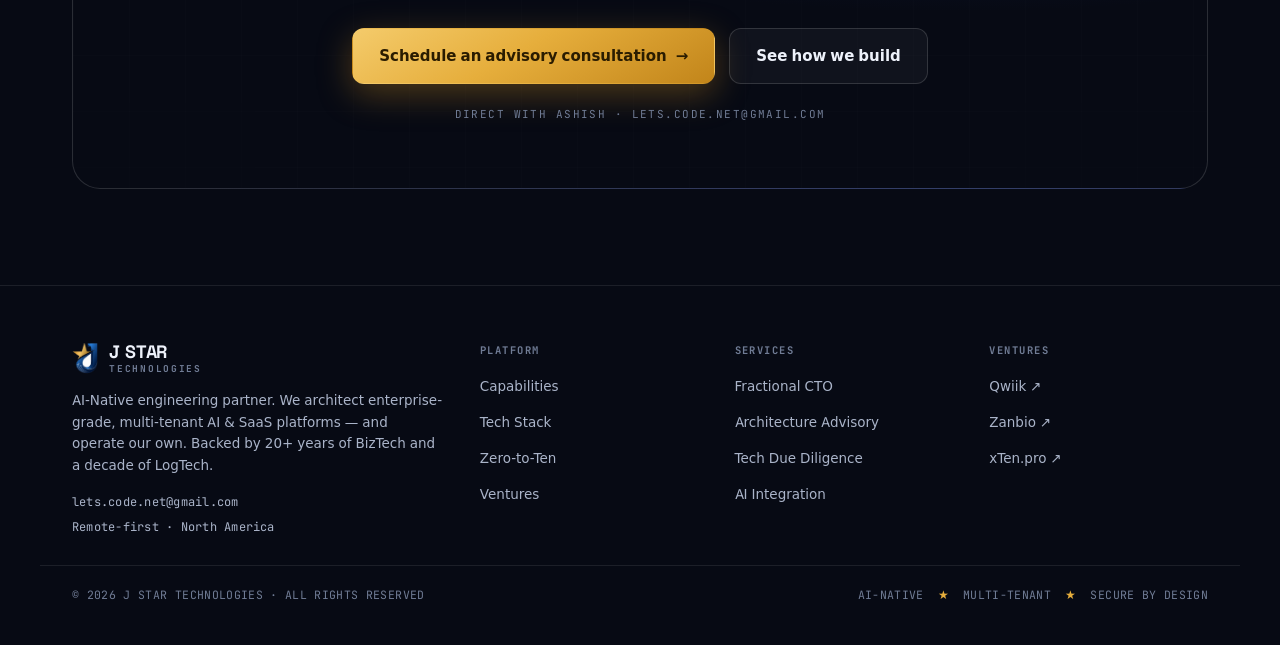
<file: fractional-cto.html>
<!DOCTYPE html>
<html lang="en">
<head>
<meta charset="utf-8">
<meta name="viewport" content="width=device-width, initial-scale=1">
<meta name="theme-color" content="#070A14">
<title>Fractional CTO &amp; Architecture Advisory — J Star Technologies</title>
<meta name="description" content="Strategic engineering leadership without the overhead. Fractional CTO and Architecture Advisory for scaling startups, enterprise teams, and private equity firms.">
<link rel="icon" type="image/png" href="assets/jstar-mark.png">
<link rel="stylesheet" href="jstar.css"><link rel="stylesheet" href="site.css"><link rel="stylesheet" href="pages.css">
</head>
<body>
<header class="nav"><div class="nav-in"><a class="brand" href="index.html"><img src="assets/jstar-mark.png" alt="J Star Technologies"><div class="wm">J STAR<em>Technologies</em></div></a><nav class="nav-links"><a href="index.html#capabilities">Capabilities</a><a href="index.html#ventures">Ventures</a><a href="index.html#stack">Tech Stack</a><a href="zero-to-ten.html">Zero-to-Ten</a><a href="fractional-cto.html" class="active">Advisory</a></nav><div class="nav-cta"><a class="btn btn-primary" href="mailto:lets.code.net@gmail.com?subject=Book%20a%20demo">Book a demo <span class="arr">→</span></a></div></div></header>
<main>
<section class="phero"><div class="glow-a"></div><div class="grid-tex"></div><div class="shell phero-in"><div class="phero-grid"><div><div class="eyebrow">FRACTIONAL CTO &amp; ARCHITECTURE ADVISORY</div><h1>Strategic engineering leadership. <span class="grad-gold-text">Without the overhead</span>.</h1><p class="phero-lead">Scaling an enterprise platform takes more than developers writing code — it takes a technical visionary who understands how architecture impacts the bottom line. Through J Star, Ashish Sehajpal provides Fractional CTO and Architecture Advisory for scaling startups, enterprise teams, and private equity firms.</p><div class="phero-actions"><a class="btn btn-gold btn-lg" href="mailto:lets.code.net@gmail.com?subject=Advisory%20consultation">Schedule a consultation <span class="arr">→</span></a><a class="btn btn-ghost btn-lg" href="#engagements">View engagements</a></div><div class="phero-fine">FRACTIONAL · ON-DEMAND · ENTERPRISE-GRADE</div></div><div class="reveal"><div class="cto-portrait"><div class="glow"></div><div class="dots"></div><div class="ph-note">PHOTO TO COME</div><div class="mono-av">AS</div><div class="badge"><div class="nm">Ashish Sehajpal</div><div class="rl">AI-Native Architect · Technology Leader</div></div></div></div></div></div></section><section class="section band"><div class="shell"><div class="sec-head reveal" style="max-width:760px"><div class="marker"><b>§ 01</b> · THE EXECUTIVE EDGE</div><h2>Engineering meets growth.</h2></div><div class="edge reveal"><div><p>Most CTOs focus purely on the code. Ashish brings a rare, holistic approach to technology leadership. With <strong>20+ years in BizTech</strong> and a decade operating in complex <strong>LogTech</strong> environments, he bridges the gap between system architecture and market expansion.</p><p>As an AI-Native Architect, Growth Marketer, and Technical SEO Strategist, he doesn't just build systems to function — he architects systems to acquire users, handle high-volume B2B workflows, and scale globally.</p><div class="edge-roles"><span>AI-Native Architect</span><span>Growth Marketer</span><span>Technical SEO Strategist</span><span>Zero-to-Ten Operator</span></div></div><div class="stats" style="grid-template-columns:1fr 1fr"><div class="stat"><div class="n">20<span class="u">+</span></div><div class="l">Years in BizTech leadership</div></div><div class="stat"><div class="n">10<span class="u">+</span></div><div class="l">Years in complex LogTech</div></div><div class="stat"><div class="n">11</div><div class="l">Countries on operated platforms</div></div><div class="stat"><div class="n">0</div><div class="l">Technical debt to scale</div></div></div></div></div></section><section class="section" id="engagements"><div class="shell"><div class="sec-head reveal"><div class="marker"><b>§ 02</b> · CORE ADVISORY ENGAGEMENTS</div><h2>Where architectural direction pays off.</h2><p class="lead">Companies often need architectural direction as much as they need code. These are the engagements where a fractional leader moves the needle fastest.</p></div><div class="eng-grid"><div class="eng-card reveal"><div class="eng-top"><div class="eng-ic"><svg width="22" height="22" viewBox="0 0 24 24" fill="none" stroke="currentColor" stroke-width="1.8" stroke-linecap="round" stroke-linejoin="round" aria-hidden="true"><path d="M12 3l9 5-9 5-9-5z"/><path d="M3 13l9 5 9-5"/></svg></div><div class="eng-n">01</div></div><h3>Enterprise System Architecture</h3><p>High-level architectural design for multi-tenant SaaS platforms — strict data isolation, scalable schemas, and enterprise-grade security (RBAC, RLS). We design the foundation so your in-house team executes with confidence.</p></div><div class="eng-card reveal"><div class="eng-top"><div class="eng-ic"><svg width="22" height="22" viewBox="0 0 24 24" fill="none" stroke="currentColor" stroke-width="1.8" stroke-linecap="round" stroke-linejoin="round" aria-hidden="true"><rect x="6" y="6" width="12" height="12" rx="2"/><path d="M9 3v3M15 3v3M9 18v3M15 18v3M3 9h3M3 15h3M18 9h3M18 15h3"/></svg></div><div class="eng-n">02</div></div><h3>AI Integration &amp; Workflow Automation</h3><p>Transition your engineering teams to AI-assisted workflows (Claude, Copilot) and integrate AI capabilities — document intelligence, automated workflows — directly into your core product.</p></div><div class="eng-card reveal"><div class="eng-top"><div class="eng-ic"><svg width="22" height="22" viewBox="0 0 24 24" fill="none" stroke="currentColor" stroke-width="1.8" stroke-linecap="round" stroke-linejoin="round" aria-hidden="true"><circle cx="11" cy="11" r="7"/><path d="M21 21l-4.3-4.3"/></svg></div><div class="eng-n">03</div></div><h3>Technical SEO &amp; Growth Architecture</h3><p>Align your technology stack with aggressive growth strategies — engineering application structure, rendering methods, and content pipelines to dominate search and drive organic acquisition.</p></div><div class="eng-card reveal"><div class="eng-top"><div class="eng-ic"><svg width="22" height="22" viewBox="0 0 24 24" fill="none" stroke="currentColor" stroke-width="1.8" stroke-linecap="round" stroke-linejoin="round" aria-hidden="true"><path d="M9 3h6M10 3v6l-5 8a2 2 0 0 0 2 3h10a2 2 0 0 0 2-3l-5-8V3"/></svg></div><div class="eng-n">04</div></div><h3>Tech Due Diligence &amp; Rescue Operations</h3><p>Comprehensive technical audits assessing technical debt, security vulnerabilities, and team capability — followed by actionable roadmaps to stabilize and scale.</p></div></div></div></section><section class="section band"><div class="shell"><div class="sec-head reveal"><div class="marker"><span class="star-glyph">★</span> WHY A FRACTIONAL CTO</div><h2>Tier-one leadership, exactly when you need it.</h2></div><div class="why-grid"><div class="why-card reveal"><div class="wn">01</div><h4>High-Impact Expertise</h4><p>Access tier-one architectural knowledge without the long-term commitment of a full-time executive salary.</p></div><div class="why-card reveal"><div class="wn">02</div><h4>Unbiased Strategic Direction</h4><p>Get an external, objective perspective on your tech stack, team structure, and vendor choices.</p></div><div class="why-card reveal"><div class="wn">03</div><h4>Accelerated Velocity</h4><p>Prevent costly architectural mistakes before a single line of code is written — drastically reducing time-to-market.</p></div></div></div></section><section class="section"><div class="shell"><div class="cta-band reveal"><div class="grid-tex"></div><div class="cta-band-in"><div class="eyebrow" style="margin-bottom:18px">ADVISORY</div><h2>Secure the architecture of <span class="dim">your next phase.</span></h2><p>Evaluating an acquisition, scaling past your MVP, or stabilizing a platform under strain? Start with a conversation.</p><div class="cta-actions"><a class="btn btn-gold btn-lg" href="mailto:lets.code.net@gmail.com?subject=Advisory%20consultation">Schedule an advisory consultation <span class="arr">→</span></a><a class="btn btn-ghost btn-lg" href="zero-to-ten.html">See how we build</a></div><div class="cta-fine">DIRECT WITH ASHISH · LETS.CODE.NET@GMAIL.COM</div></div></div></div></section>
</main>
<footer class="footer"><div class="foot-grid"><div class="foot-brand"><a class="brand" href="index.html"><img src="assets/jstar-mark.png" alt="J Star Technologies"><div class="wm">J STAR<em>Technologies</em></div></a><p>AI-Native engineering partner. We architect enterprise-grade, multi-tenant AI &amp; SaaS platforms — and operate our own. Backed by 20+ years of BizTech and a decade of LogTech.</p><div class="foot-contact"><a href="mailto:lets.code.net@gmail.com">lets.code.net@gmail.com</a><a href="#">Remote-first · North America</a></div></div><div class="foot-col"><h6>Platform</h6><ul><li><a href="index.html#capabilities">Capabilities</a></li><li><a href="index.html#stack">Tech Stack</a></li><li><a href="zero-to-ten.html">Zero-to-Ten</a></li><li><a href="index.html#ventures">Ventures</a></li></ul></div><div class="foot-col"><h6>Services</h6><ul><li><a href="fractional-cto.html">Fractional CTO</a></li><li><a href="fractional-cto.html">Architecture Advisory</a></li><li><a href="fractional-cto.html">Tech Due Diligence</a></li><li><a href="zero-to-ten.html">AI Integration</a></li></ul></div><div class="foot-col"><h6>Ventures</h6><ul><li><a href="https://qwiik.com" target="_blank" rel="noopener">Qwiik ↗</a></li><li><a href="https://zanbio.com" target="_blank" rel="noopener">Zanbio ↗</a></li><li><a href="https://xten.pro" target="_blank" rel="noopener">xTen.pro ↗</a></li></ul></div></div><div class="foot-base"><span>© 2026 J STAR TECHNOLOGIES · ALL RIGHTS RESERVED</span><span class="glyphs"><span>AI-NATIVE</span><span class="star-glyph">★</span><span>MULTI-TENANT</span><span class="star-glyph">★</span><span>SECURE BY DESIGN</span></span></div></footer>
<script src="app.js" defer></script>
</body>
</html>
</file>
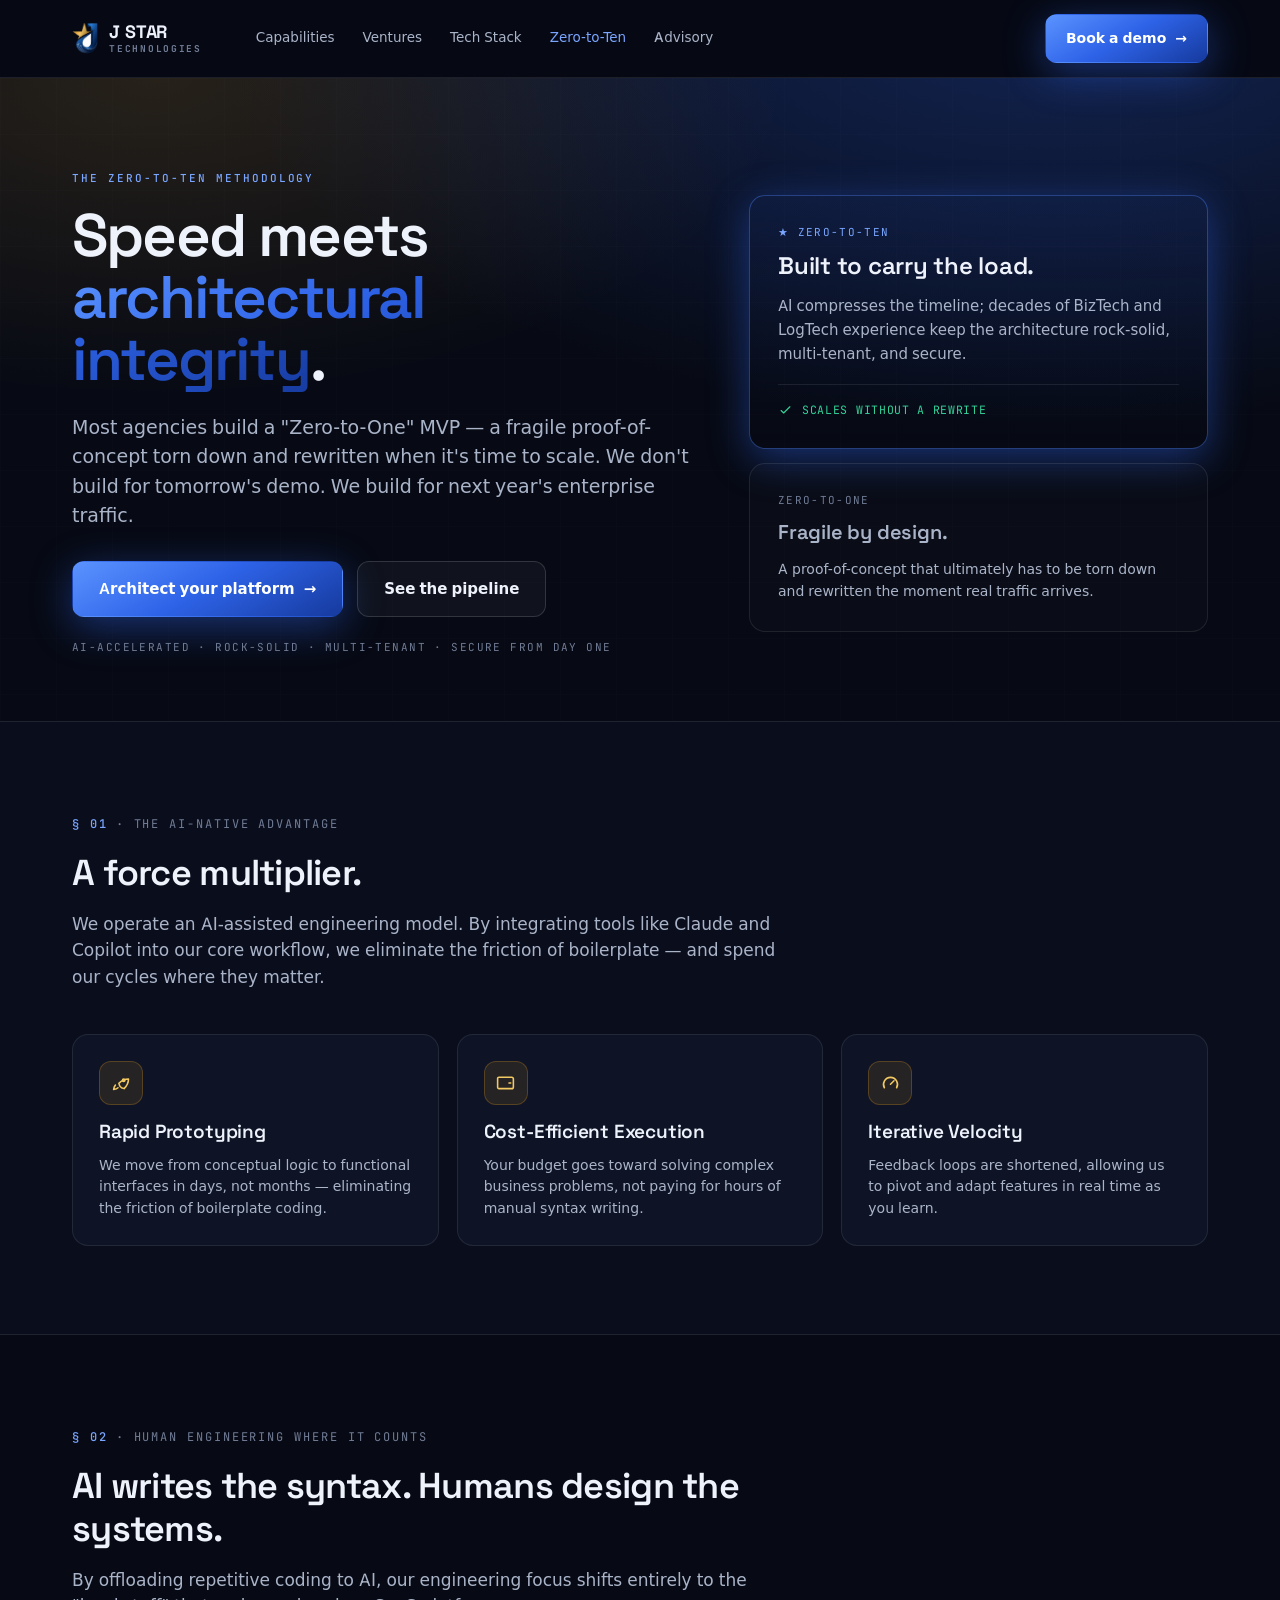
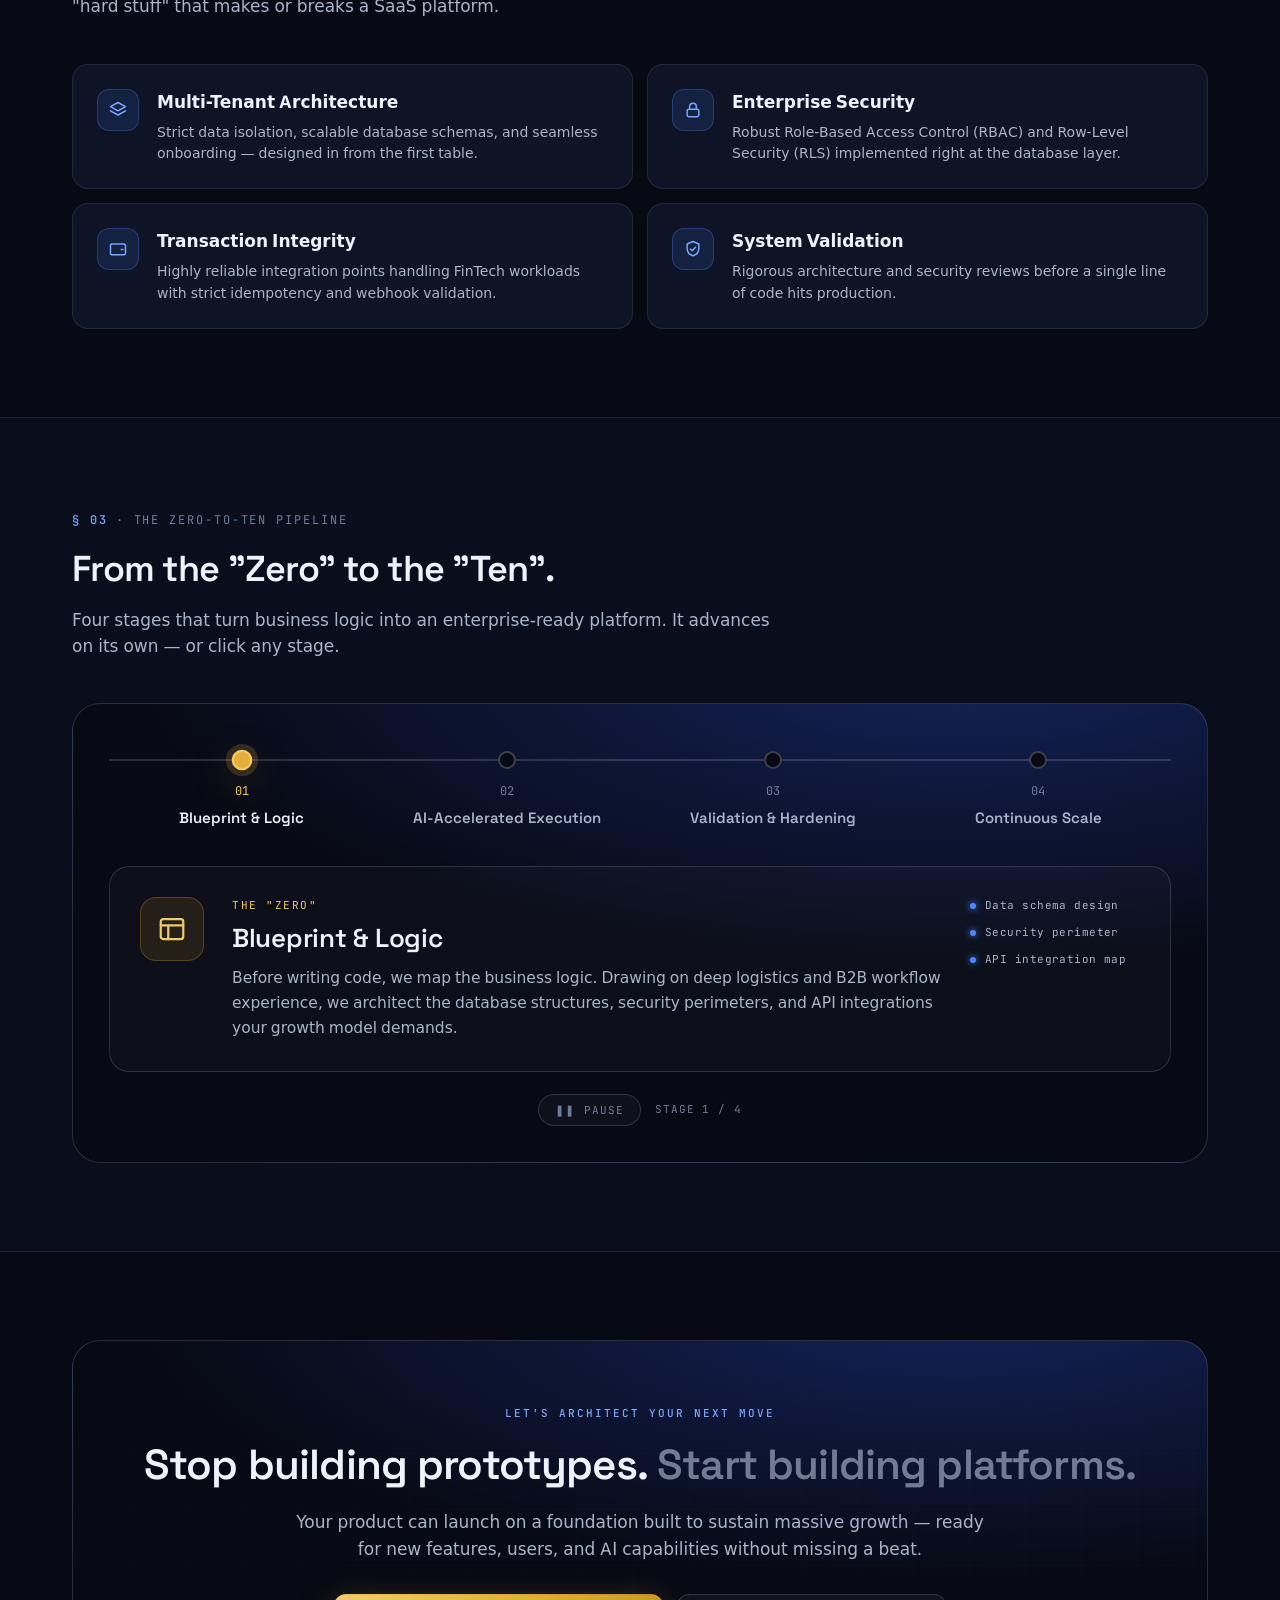
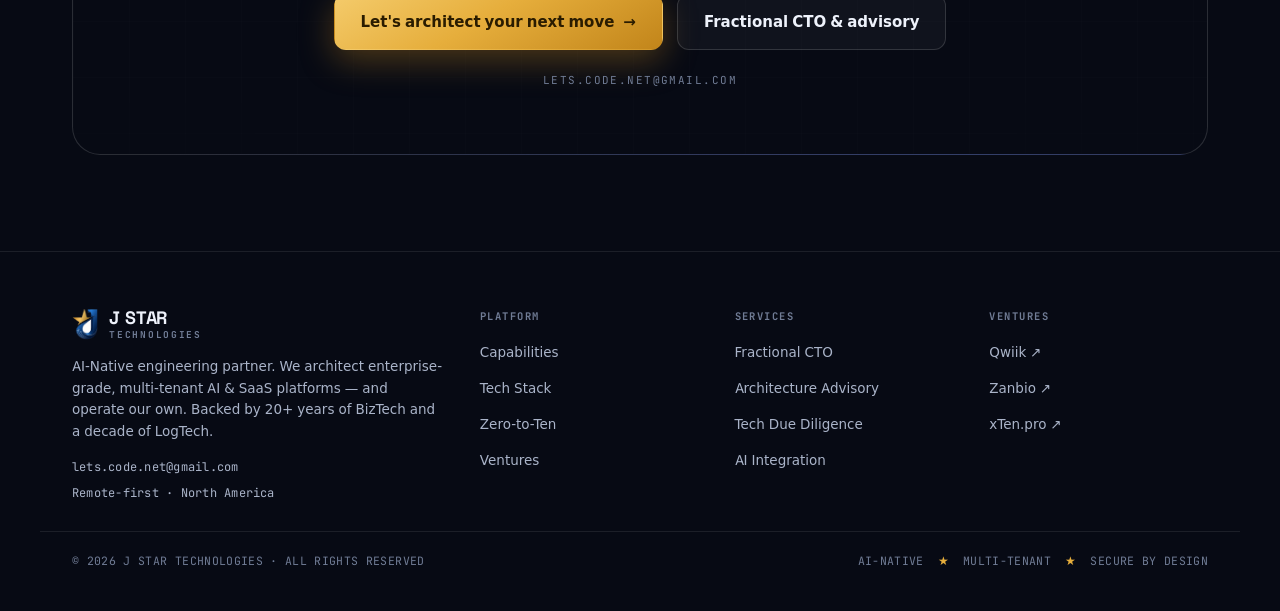
<file: zero-to-ten.html>
<!DOCTYPE html>
<html lang="en">
<head>
<meta charset="utf-8">
<meta name="viewport" content="width=device-width, initial-scale=1">
<meta name="theme-color" content="#070A14">
<title>The Zero-to-Ten Methodology — J Star Technologies</title>
<meta name="description" content="Speed meets architectural integrity. J Star's Zero-to-Ten methodology compresses timelines with AI, while human engineering hardens the architecture for enterprise scale.">
<link rel="icon" type="image/png" href="assets/jstar-mark.png">
<link rel="stylesheet" href="jstar.css"><link rel="stylesheet" href="site.css"><link rel="stylesheet" href="pages.css">
</head>
<body>
<header class="nav"><div class="nav-in"><a class="brand" href="index.html"><img src="assets/jstar-mark.png" alt="J Star Technologies"><div class="wm">J STAR<em>Technologies</em></div></a><nav class="nav-links"><a href="index.html#capabilities">Capabilities</a><a href="index.html#ventures">Ventures</a><a href="index.html#stack">Tech Stack</a><a href="zero-to-ten.html" class="active">Zero-to-Ten</a><a href="fractional-cto.html">Advisory</a></nav><div class="nav-cta"><a class="btn btn-primary" href="mailto:lets.code.net@gmail.com?subject=Book%20a%20demo">Book a demo <span class="arr">→</span></a></div></div></header>
<main>
<section class="phero"><div class="glow-a"></div><div class="glow-b"></div><div class="grid-tex"></div><div class="shell phero-in"><div class="phero-grid"><div><div class="eyebrow">THE ZERO-TO-TEN METHODOLOGY</div><h1>Speed meets <span class="grad-blue-text">architectural integrity</span>.</h1><p class="phero-lead">Most agencies build a "Zero-to-One" MVP — a fragile proof-of-concept torn down and rewritten when it's time to scale. We don't build for tomorrow's demo. We build for next year's enterprise traffic.</p><div class="phero-actions"><a class="btn btn-primary btn-lg" href="mailto:lets.code.net@gmail.com?subject=Book%20a%20demo">Architect your platform <span class="arr">→</span></a><a class="btn btn-ghost btn-lg" href="#pipeline">See the pipeline</a></div><div class="phero-fine">AI-ACCELERATED · ROCK-SOLID · MULTI-TENANT · SECURE FROM DAY ONE</div></div><div class="reveal"><div class="compare-card good" style="margin-bottom:14px"><div class="compare-tag">★ ZERO-TO-TEN</div><h3>Built to carry the load.</h3><p>AI compresses the timeline; decades of BizTech and LogTech experience keep the architecture rock-solid, multi-tenant, and secure.</p><div class="verdict"><svg width="15" height="15" viewBox="0 0 24 24" fill="none" stroke="currentColor" stroke-width="1.8" stroke-linecap="round" stroke-linejoin="round" aria-hidden="true"><path d="M5 12l4 4 10-10"/></svg> SCALES WITHOUT A REWRITE</div></div><div class="compare-card bad"><div class="compare-tag">ZERO-TO-ONE</div><h3 style="font-size:20px">Fragile by design.</h3><p style="font-size:14px">A proof-of-concept that ultimately has to be torn down and rewritten the moment real traffic arrives.</p></div></div></div></div></section><section class="section band"><div class="shell"><div class="sec-head reveal"><div class="marker"><b>§ 01</b> · THE AI-NATIVE ADVANTAGE</div><h2>A force multiplier.</h2><p class="lead">We operate an AI-assisted engineering model. By integrating tools like Claude and Copilot into our core workflow, we eliminate the friction of boilerplate — and spend our cycles where they matter.</p></div><div class="adv-grid"><div class="adv-card reveal"><div class="adv-ic"><svg width="21" height="21" viewBox="0 0 24 24" fill="none" stroke="currentColor" stroke-width="1.8" stroke-linecap="round" stroke-linejoin="round" aria-hidden="true"><path d="M5 15c-1.5 1.5-2 5-2 5s3.5-.5 5-2"/><path d="M9 13c5-5 8-5 11-5 0 3 0 6-5 11l-3-1-2-2z"/><circle cx="14.5" cy="9.5" r="1.4"/></svg></div><h3>Rapid Prototyping</h3><p>We move from conceptual logic to functional interfaces in days, not months — eliminating the friction of boilerplate coding.</p></div><div class="adv-card reveal"><div class="adv-ic"><svg width="21" height="21" viewBox="0 0 24 24" fill="none" stroke="currentColor" stroke-width="1.8" stroke-linecap="round" stroke-linejoin="round" aria-hidden="true"><path d="M3 7.5A1.5 1.5 0 0 1 4.5 6H19a2 2 0 0 1 2 2v9a2 2 0 0 1-2 2H4.5A1.5 1.5 0 0 1 3 17.5z"/><path d="M16 12.5h2"/></svg></div><h3>Cost-Efficient Execution</h3><p>Your budget goes toward solving complex business problems, not paying for hours of manual syntax writing.</p></div><div class="adv-card reveal"><div class="adv-ic"><svg width="21" height="21" viewBox="0 0 24 24" fill="none" stroke="currentColor" stroke-width="1.8" stroke-linecap="round" stroke-linejoin="round" aria-hidden="true"><path d="M12 14l4-4"/><path d="M5 18a8 8 0 1 1 14 0"/></svg></div><h3>Iterative Velocity</h3><p>Feedback loops are shortened, allowing us to pivot and adapt features in real time as you learn.</p></div></div></div></section><section class="section"><div class="shell"><div class="sec-head reveal"><div class="marker"><b>§ 02</b> · HUMAN ENGINEERING WHERE IT COUNTS</div><h2>AI writes the syntax. Humans design the systems.</h2><p class="lead">By offloading repetitive coding to AI, our engineering focus shifts entirely to the "hard stuff" that makes or breaks a SaaS platform.</p></div><div class="points-grid"><div class="point-row reveal"><div class="point-ic"><svg width="20" height="20" viewBox="0 0 24 24" fill="none" stroke="currentColor" stroke-width="1.8" stroke-linecap="round" stroke-linejoin="round" aria-hidden="true"><path d="M12 3l9 5-9 5-9-5z"/><path d="M3 13l9 5 9-5"/></svg></div><div><h4>Multi-Tenant Architecture</h4><p>Strict data isolation, scalable database schemas, and seamless onboarding — designed in from the first table.</p></div></div><div class="point-row reveal"><div class="point-ic"><svg width="20" height="20" viewBox="0 0 24 24" fill="none" stroke="currentColor" stroke-width="1.8" stroke-linecap="round" stroke-linejoin="round" aria-hidden="true"><rect x="5" y="11" width="14" height="9" rx="2"/><path d="M8 11V8a4 4 0 0 1 8 0v3"/></svg></div><div><h4>Enterprise Security</h4><p>Robust Role-Based Access Control (RBAC) and Row-Level Security (RLS) implemented right at the database layer.</p></div></div><div class="point-row reveal"><div class="point-ic"><svg width="20" height="20" viewBox="0 0 24 24" fill="none" stroke="currentColor" stroke-width="1.8" stroke-linecap="round" stroke-linejoin="round" aria-hidden="true"><path d="M3 7.5A1.5 1.5 0 0 1 4.5 6H19a2 2 0 0 1 2 2v9a2 2 0 0 1-2 2H4.5A1.5 1.5 0 0 1 3 17.5z"/><path d="M16 12.5h2"/></svg></div><div><h4>Transaction Integrity</h4><p>Highly reliable integration points handling FinTech workloads with strict idempotency and webhook validation.</p></div></div><div class="point-row reveal"><div class="point-ic"><svg width="20" height="20" viewBox="0 0 24 24" fill="none" stroke="currentColor" stroke-width="1.8" stroke-linecap="round" stroke-linejoin="round" aria-hidden="true"><path d="M12 3l7 3v5c0 4.6-3.1 7.9-7 9-3.9-1.1-7-4.4-7-9V6z"/><path d="M9 12l2 2 4-4"/></svg></div><div><h4>System Validation</h4><p>Rigorous architecture and security reviews before a single line of code hits production.</p></div></div></div></div></section><section class="section band" id="pipeline"><div class="shell"><div class="sec-head reveal"><div class="marker"><b>§ 03</b> · THE ZERO-TO-TEN PIPELINE</div><h2>From the "Zero" to the "Ten".</h2><p class="lead">Four stages that turn business logic into an enterprise-ready platform. It advances on its own — or click any stage.</p></div><div class="pipeline reveal"><div class="grid-tex"></div><div class="pipe-rail"><div class="pipe-line"><i style="width:0%"></i></div><div class="pipe-node on" data-i="0"><div class="pipe-dot"></div><div class="pipe-n">01</div><div class="pipe-label">Blueprint &amp; Logic</div></div><div class="pipe-node" data-i="1"><div class="pipe-dot"></div><div class="pipe-n">02</div><div class="pipe-label">AI-Accelerated Execution</div></div><div class="pipe-node" data-i="2"><div class="pipe-dot"></div><div class="pipe-n">03</div><div class="pipe-label">Validation &amp; Hardening</div></div><div class="pipe-node" data-i="3"><div class="pipe-dot"></div><div class="pipe-n">04</div><div class="pipe-label">Continuous Scale</div></div></div><div class="pipe-detail pipe-fade" data-i="0"><div class="pipe-detail-ic"><svg width="30" height="30" viewBox="0 0 24 24" fill="none" stroke="currentColor" stroke-width="1.8" stroke-linecap="round" stroke-linejoin="round" aria-hidden="true"><rect x="3" y="4" width="18" height="16" rx="2"/><path d="M3 9h18M9 9v11"/></svg></div><div><div class="pipe-tier">THE "ZERO"</div><h3>Blueprint &amp; Logic</h3><p>Before writing code, we map the business logic. Drawing on deep logistics and B2B workflow experience, we architect the database structures, security perimeters, and API integrations your growth model demands.</p></div><div class="pipe-meta"><span><span class="d"></span>Data schema design</span><span><span class="d"></span>Security perimeter</span><span><span class="d"></span>API integration map</span></div></div><div class="pipe-detail" data-i="1" style="display:none"><div class="pipe-detail-ic"><svg width="30" height="30" viewBox="0 0 24 24" fill="none" stroke="currentColor" stroke-width="1.8" stroke-linecap="round" stroke-linejoin="round" aria-hidden="true"><rect x="6" y="6" width="12" height="12" rx="2"/><path d="M9 3v3M15 3v3M9 18v3M15 18v3M3 9h3M3 15h3M18 9h3M18 15h3"/></svg></div><div><div class="pipe-tier">THE BUILD</div><h3>AI-Accelerated Execution</h3><p>We deploy our AI-assisted stack to rapidly generate the core application — connecting front-end interfaces to secure backend schemas at unprecedented speed.</p></div><div class="pipe-meta"><span><span class="d"></span>AI-assisted generation</span><span><span class="d"></span>Front-end to schema wiring</span><span><span class="d"></span>Days, not months</span></div></div><div class="pipe-detail" data-i="2" style="display:none"><div class="pipe-detail-ic"><svg width="30" height="30" viewBox="0 0 24 24" fill="none" stroke="currentColor" stroke-width="1.8" stroke-linecap="round" stroke-linejoin="round" aria-hidden="true"><path d="M12 3l7 3v5c0 4.6-3.1 7.9-7 9-3.9-1.1-7-4.4-7-9V6z"/><path d="M9 12l2 2 4-4"/></svg></div><div><div class="pipe-tier">THE "TEN"</div><h3>Validation &amp; Hardening</h3><p>Where MVPs usually fail — and where J Star excels. We harden the infrastructure, validate data flows, optimize complex queries, and ready the platform for enterprise-grade usage.</p></div><div class="pipe-meta"><span><span class="d"></span>Security review</span><span><span class="d"></span>Query optimization</span><span><span class="d"></span>Load readiness</span></div></div><div class="pipe-detail" data-i="3" style="display:none"><div class="pipe-detail-ic"><svg width="30" height="30" viewBox="0 0 24 24" fill="none" stroke="currentColor" stroke-width="1.8" stroke-linecap="round" stroke-linejoin="round" aria-hidden="true"><path d="M5 15c-1.5 1.5-2 5-2 5s3.5-.5 5-2"/><path d="M9 13c5-5 8-5 11-5 0 3 0 6-5 11l-3-1-2-2z"/><circle cx="14.5" cy="9.5" r="1.4"/></svg></div><div><div class="pipe-tier">CONTINUOUS</div><h3>Continuous Scale</h3><p>Your product launches on a foundation built to sustain massive growth — ready to integrate new features, users, and AI capabilities without missing a beat.</p></div><div class="pipe-meta"><span><span class="d"></span>Feature-ready</span><span><span class="d"></span>Multi-branch scale</span><span><span class="d"></span>AI-capability ready</span></div></div><div class="pipe-controls"><button class="pipe-play">❚❚ Pause</button><span class="pipe-stage" style="font-family:var(--font-mono);font-size:11px;color:var(--tx-3);letter-spacing:0.08em">STAGE 1 / 4</span></div></div></div></section><section class="section"><div class="shell"><div class="cta-band reveal"><div class="grid-tex"></div><div class="cta-band-in"><div class="eyebrow" style="margin-bottom:18px">LET'S ARCHITECT YOUR NEXT MOVE</div><h2>Stop building prototypes. <span class="dim">Start building platforms.</span></h2><p>Your product can launch on a foundation built to sustain massive growth — ready for new features, users, and AI capabilities without missing a beat.</p><div class="cta-actions"><a class="btn btn-gold btn-lg" href="mailto:lets.code.net@gmail.com?subject=Book%20a%20demo">Let's architect your next move <span class="arr">→</span></a><a class="btn btn-ghost btn-lg" href="fractional-cto.html">Fractional CTO &amp; advisory</a></div><div class="cta-fine">LETS.CODE.NET@GMAIL.COM</div></div></div></div></section>
</main>
<footer class="footer"><div class="foot-grid"><div class="foot-brand"><a class="brand" href="index.html"><img src="assets/jstar-mark.png" alt="J Star Technologies"><div class="wm">J STAR<em>Technologies</em></div></a><p>AI-Native engineering partner. We architect enterprise-grade, multi-tenant AI &amp; SaaS platforms — and operate our own. Backed by 20+ years of BizTech and a decade of LogTech.</p><div class="foot-contact"><a href="mailto:lets.code.net@gmail.com">lets.code.net@gmail.com</a><a href="#">Remote-first · North America</a></div></div><div class="foot-col"><h6>Platform</h6><ul><li><a href="index.html#capabilities">Capabilities</a></li><li><a href="index.html#stack">Tech Stack</a></li><li><a href="zero-to-ten.html">Zero-to-Ten</a></li><li><a href="index.html#ventures">Ventures</a></li></ul></div><div class="foot-col"><h6>Services</h6><ul><li><a href="fractional-cto.html">Fractional CTO</a></li><li><a href="fractional-cto.html">Architecture Advisory</a></li><li><a href="fractional-cto.html">Tech Due Diligence</a></li><li><a href="zero-to-ten.html">AI Integration</a></li></ul></div><div class="foot-col"><h6>Ventures</h6><ul><li><a href="https://qwiik.com" target="_blank" rel="noopener">Qwiik ↗</a></li><li><a href="https://zanbio.com" target="_blank" rel="noopener">Zanbio ↗</a></li><li><a href="https://xten.pro" target="_blank" rel="noopener">xTen.pro ↗</a></li></ul></div></div><div class="foot-base"><span>© 2026 J STAR TECHNOLOGIES · ALL RIGHTS RESERVED</span><span class="glyphs"><span>AI-NATIVE</span><span class="star-glyph">★</span><span>MULTI-TENANT</span><span class="star-glyph">★</span><span>SECURE BY DESIGN</span></span></div></footer>
<script src="app.js" defer></script>
</body>
</html>
</file>
<file: jstar.css>
/* ============================================================================
   J STAR TECHNOLOGIES — Brand foundations
   AI-Native Engineering Partner · premium dark-mode marketing surface.

   Built on the Xten Pro design system token set (Space Grotesk display,
   Inter body, JetBrains Mono labels; soft radii; soft shadows) but re-tuned
   to the J Star brand: deep navy canvas, electric-blue accent, gold "star".
============================================================================ */

@import url('https://fonts.googleapis.com/css2?family=Space+Grotesk:wght@400;500;600;700&family=JetBrains+Mono:wght@400;500;600&display=swap');

@font-face {
  font-family: 'Inter';
  font-style: normal;
  font-weight: 400 800;
  font-display: swap;
  src: url('fonts/Inter-Regular.woff2') format('woff2');
}

:root {
  /* ---- CANVAS: deep navy-tinted ink ---- */
  --bg:        #070A14;   /* page */
  --bg-2:      #0A0E1C;   /* alt section band */
  --panel:     #0E1426;   /* raised card */
  --panel-2:   #121A30;   /* nested / hover */
  --panel-3:   #182241;
  --line:        rgba(255,255,255,0.085);
  --line-2:      rgba(255,255,255,0.14);
  --line-strong: rgba(255,255,255,0.22);

  /* ---- TEXT on dark ---- */
  --tx-1: #EEF2FB;   /* primary */
  --tx-2: #AAB4C9;   /* secondary */
  --tx-3: #707C95;   /* muted / labels */
  --tx-4: #4A5570;   /* faint */

  /* ---- ELECTRIC BLUE — primary accent (from the logo "J") ---- */
  --el-50:  #EAF1FF;
  --el-100: #CFE0FF;
  --el-200: #A6C4FF;
  --el-300: #7AA6FF;   /* links / accent text on dark */
  --el-400: #4F86FF;   /* bright accent */
  --el-500: #2E63E8;   /* primary */
  --el-600: #1E49C4;
  --el-700: #16368C;
  --el-800: #122A6E;
  --el-900: #0E1F4F;   /* deep royal navy (logo base) */

  /* ---- GOLD — the "star" highlight (from the apex star) ---- */
  --gold-100: #FBEAC0;
  --gold-200: #F6D88C;
  --gold-300: #F2C963;
  --gold-400: #E6AE3C;   /* star */
  --gold-500: #D2941F;
  --gold-600: #A9760F;

  /* ---- SEMANTIC (muted, dark-surface tuned) ---- */
  --success:    #34D399;  --success-bg: rgba(52,211,153,0.12);
  --warning:    #E6AE3C;  --warning-bg: rgba(230,174,60,0.12);
  --danger:     #F87171;  --danger-bg:  rgba(248,113,113,0.12);
  --info:       #4F86FF;  --info-bg:    rgba(79,134,255,0.12);

  /* ---- BRAND GRADIENTS ---- */
  --grad-blue:  linear-gradient(150deg, #5B93FF 0%, #2E63E8 48%, #163A9E 100%);
  --grad-gold:  linear-gradient(150deg, #F4CB6B 0%, #E6AE3C 45%, #C2851A 100%);
  --grad-x:     linear-gradient(120deg, #7AA6FF 0%, #4F86FF 40%, #E6AE3C 100%);
  --grad-glow:  radial-gradient(120% 120% at 82% -12%, rgba(46,99,232,0.30) 0%, rgba(46,99,232,0.0) 55%);
  --grad-glow-gold: radial-gradient(90% 90% at 12% 0%, rgba(230,174,60,0.14) 0%, transparent 55%);
  --grad-deep:  radial-gradient(130% 120% at 78% -10%, #14225a 0%, #070A14 56%);

  /* ---- TYPE ---- */
  --font-display: 'Space Grotesk', 'Inter', system-ui, sans-serif;
  --font-sans:    'Inter', system-ui, -apple-system, 'Segoe UI', sans-serif;
  --font-mono:    'JetBrains Mono', ui-monospace, 'SF Mono', Menlo, monospace;

  --fs-display: 4.25rem;
  --fs-h1:   3rem;
  --fs-h2:   2.25rem;
  --fs-h3:   1.625rem;
  --fs-h4:   1.25rem;
  --fs-body: 1rem;
  --fs-sm:   0.875rem;
  --fs-xs:   0.75rem;
  --fs-label:0.6875rem;

  --lh-tight: 1.04;
  --lh-snug:  1.2;
  --lh-body:  1.62;

  /* ---- RADII ---- */
  --r-xs: 6px; --r-sm: 8px; --r-md: 12px; --r-lg: 16px;
  --r-xl: 20px; --r-2xl: 28px; --r-pill: 999px;

  /* ---- ELEVATION (soft) + glows ---- */
  --shadow-sm: 0 1px 3px rgba(0,0,0,0.4);
  --shadow-md: 0 10px 30px rgba(0,0,0,0.45);
  --shadow-lg: 0 26px 60px rgba(0,0,0,0.55);
  --glow-blue: 0 10px 40px rgba(46,99,232,0.45);
  --glow-gold: 0 10px 34px rgba(214,148,31,0.34);

  /* ---- SPACING (4pt) ---- */
  --sp-1: 4px;  --sp-2: 8px;  --sp-3: 12px; --sp-4: 16px;
  --sp-5: 20px; --sp-6: 24px; --sp-8: 32px; --sp-10: 40px;
  --sp-12: 48px; --sp-16: 64px; --sp-20: 80px; --sp-24: 96px;

  --ease: cubic-bezier(0.22, 0.61, 0.36, 1);
  --ease-out: cubic-bezier(0.16, 1, 0.3, 1);
  --dur: 200ms;
}

/* ============================================================================
   BASE
============================================================================ */
* { box-sizing: border-box; }
html { scroll-behavior: smooth; }
html, body { margin: 0; }
body {
  background: var(--bg);
  color: var(--tx-1);
  font-family: var(--font-sans);
  font-size: var(--fs-body);
  line-height: var(--lh-body);
  -webkit-font-smoothing: antialiased;
  text-rendering: optimizeLegibility;
}
a { color: inherit; text-decoration: none; }
img { display: block; max-width: 100%; }
::selection { background: rgba(79,134,255,0.32); color: #fff; }

h1,h2,h3,h4 { margin: 0; }
h1 { font-family: var(--font-display); font-size: var(--fs-h1); line-height: var(--lh-tight); font-weight: 600; letter-spacing: -0.025em; }
h2 { font-family: var(--font-display); font-size: var(--fs-h2); line-height: var(--lh-snug); font-weight: 600; letter-spacing: -0.02em; }
h3 { font-family: var(--font-display); font-size: var(--fs-h3); line-height: var(--lh-snug); font-weight: 600; letter-spacing: -0.01em; }
h4 { font-family: var(--font-sans); font-size: var(--fs-h4); line-height: 1.3; font-weight: 700; }
p  { margin: 0; }

/* ---- shared utility bits ---- */
.shell { max-width: 1200px; margin: 0 auto; padding: 0 32px; }

.eyebrow {
  font-family: var(--font-mono); font-size: var(--fs-label); font-weight: 500;
  letter-spacing: 0.18em; text-transform: uppercase; color: var(--el-300);
}
.marker {
  font-family: var(--font-mono); font-size: 12px; letter-spacing: 0.16em;
  text-transform: uppercase; color: var(--tx-3); display: inline-flex; align-items: center; gap: 8px;
}
.marker b { color: var(--el-300); font-weight: 500; }
.grad-blue-text { background: var(--grad-blue); -webkit-background-clip: text; background-clip: text; color: transparent; }
.grad-gold-text { background: var(--grad-gold); -webkit-background-clip: text; background-clip: text; color: transparent; }
.star-glyph { color: var(--gold-400); }

/* ---- buttons ---- */
.btn {
  font-family: var(--font-sans); font-weight: 600; font-size: 14px;
  padding: 12px 20px; border-radius: var(--r-md); display: inline-flex;
  align-items: center; gap: 9px; border: 1px solid transparent; cursor: pointer;
  transition: transform var(--dur) var(--ease), filter var(--dur) var(--ease),
              background var(--dur) var(--ease), border-color var(--dur) var(--ease);
  white-space: nowrap;
}
.btn .arr { transition: transform var(--dur) var(--ease); }
.btn:hover .arr { transform: translateX(3px); }
.btn-primary { background: var(--grad-blue); color: #fff; box-shadow: var(--glow-blue); }
.btn-primary:hover { transform: translateY(-1px); filter: brightness(1.07); }
.btn-gold { background: var(--grad-gold); color: #2a1c00; box-shadow: var(--glow-gold); }
.btn-gold:hover { transform: translateY(-1px); filter: brightness(1.05); }
.btn-ghost { background: rgba(255,255,255,0.04); color: var(--tx-1); border-color: var(--line-2); }
.btn-ghost:hover { background: rgba(255,255,255,0.08); border-color: var(--line-strong); }
.btn-lg { padding: 15px 26px; font-size: 15px; }

.link-arrow {
  font-family: var(--font-mono); font-size: 12px; letter-spacing: 0.04em;
  color: var(--el-300); display: inline-flex; align-items: center; gap: 6px;
  transition: gap var(--dur) var(--ease), color var(--dur) var(--ease);
}
.link-arrow:hover { gap: 10px; color: var(--el-200); }

/* ---- hairline texture helpers ---- */
.grid-tex {
  background-image:
    linear-gradient(rgba(255,255,255,0.025) 1px, transparent 1px),
    linear-gradient(90deg, rgba(255,255,255,0.025) 1px, transparent 1px);
  background-size: 56px 56px;
}

/* ---- chip ---- */
.chip {
  display: inline-flex; align-items: center; gap: 7px; font-family: var(--font-mono);
  font-size: 11px; letter-spacing: 0.08em; text-transform: uppercase;
  padding: 6px 11px; border-radius: var(--r-pill); border: 1px solid var(--line-2);
  color: var(--tx-2); background: rgba(255,255,255,0.025);
}
.chip .dot { width: 6px; height: 6px; border-radius: 50%; background: var(--el-400); box-shadow: 0 0 8px var(--el-400); }
.chip.gold .dot { background: var(--gold-400); box-shadow: 0 0 8px var(--gold-400); }

@media (prefers-reduced-motion: reduce) {
  * { animation-duration: 0.001ms !important; transition-duration: 0.001ms !important; }
  html { scroll-behavior: auto; }
}
</file>
<file: site.css>
/* ============================================================================
   J STAR TECHNOLOGIES — shared site components
   nav · footer · sections · cards · cta · contact  (loads after jstar.css)
============================================================================ */

/* ---------- NAV ---------- */
.nav {
  position: sticky; top: 0; z-index: 50;
  background: rgba(7,10,20,0.72); backdrop-filter: blur(14px) saturate(1.4);
  border-bottom: 1px solid var(--line);
}
.nav-in { max-width: 1200px; margin: 0 auto; display: flex; align-items: center;
  gap: 28px; padding: 14px 32px; }
.brand { display: flex; align-items: center; gap: 11px; }
.brand img { height: 32px; width: auto; }
.brand .wm { font-family: var(--font-display); font-weight: 700; font-size: 18px; letter-spacing: -0.01em; line-height: 1; }
.brand .wm em { font-family: var(--font-mono); font-style: normal; font-size: 9.5px;
  letter-spacing: 0.18em; text-transform: uppercase; color: var(--tx-3); display: block; margin-top: 3px; }
.nav-links { display: flex; gap: 4px; margin-left: 14px; }
.nav-links a { font-size: 13.5px; color: var(--tx-2); font-weight: 500; padding: 8px 12px;
  border-radius: var(--r-sm); transition: color var(--dur) var(--ease), background var(--dur) var(--ease); white-space: nowrap; }
.nav-links a:hover { color: var(--tx-1); background: rgba(255,255,255,0.04); }
.nav-links a.active { color: var(--el-300); }
.nav-cta { margin-left: auto; display: flex; align-items: center; gap: 14px; }
.nav-toggle { display: none; }

/* ---------- PAGE HERO (generic, for sub-pages) ---------- */
.phero { position: relative; overflow: hidden; padding: 92px 0 64px; }
.phero .glow-a { position: absolute; inset: 0; background: var(--grad-glow); pointer-events: none; }
.phero .glow-b { position: absolute; inset: 0; background: var(--grad-glow-gold); pointer-events: none; }
.phero .grid-tex { position: absolute; inset: 0; opacity: 0.5; }
.phero-in { position: relative; z-index: 2; }

/* ---------- SECTION SCAFFOLD ---------- */
.section { padding: 88px 0; position: relative; }
.section.tight { padding: 56px 0; }
.section.band { background: var(--bg-2); border-top: 1px solid var(--line); border-bottom: 1px solid var(--line); }
.sec-head { max-width: 720px; margin-bottom: 44px; }
.sec-head.center { margin-left: auto; margin-right: auto; text-align: center; }
.sec-head h2 { font-size: var(--fs-h2); margin: 16px 0 0; }
.sec-head .lead { font-size: 17px; color: var(--tx-2); margin-top: 16px; line-height: 1.55; }

/* ---------- STAT STRIP ---------- */
.stats { display: grid; grid-template-columns: repeat(4, 1fr); gap: 14px; }
.stat { border: 1px solid var(--line); border-radius: var(--r-lg); padding: 22px 20px;
  background: linear-gradient(180deg, rgba(255,255,255,0.02), transparent); }
.stat .n { font-family: var(--font-display); font-size: 34px; font-weight: 600; letter-spacing: -0.02em; line-height: 1; }
.stat .n .u { font-size: 20px; color: var(--el-300); }
.stat .l { font-size: 13px; color: var(--tx-3); margin-top: 9px; line-height: 1.4; }

/* ---------- GENERIC CARD ---------- */
.card { background: var(--panel); border: 1px solid var(--line); border-radius: var(--r-lg);
  padding: 24px; transition: transform var(--dur) var(--ease), border-color var(--dur) var(--ease), background var(--dur) var(--ease); }
.card:hover { transform: translateY(-3px); border-color: var(--line-2); }

/* ---------- CTA BAND ---------- */
.cta-band { position: relative; overflow: hidden; border-radius: var(--r-2xl);
  background: var(--grad-deep); border: 1px solid var(--line-2); padding: 64px 48px; text-align: center; }
.cta-band .grid-tex { position: absolute; inset: 0; opacity: 0.4; }
.cta-band-in { position: relative; z-index: 2; }
.cta-band h2 { font-size: 42px; }
.cta-band h2 .dim { color: var(--tx-3); }
.cta-band p { font-size: 17px; color: var(--tx-2); max-width: 42em; margin: 18px auto 30px; }
.cta-actions { display: flex; gap: 14px; justify-content: center; flex-wrap: wrap; }
.cta-fine { font-family: var(--font-mono); font-size: 11px; letter-spacing: 0.13em; color: var(--tx-3); margin-top: 22px; }

/* ---------- FOOTER ---------- */
.footer { border-top: 1px solid var(--line); margin-top: 8px; }
.foot-grid { max-width: 1200px; margin: 0 auto; padding: 56px 32px 28px;
  display: grid; grid-template-columns: 1.7fr 1fr 1fr 1fr; gap: 36px; }
.foot-brand .brand { margin-bottom: 16px; }
.foot-brand p { font-size: 13.5px; color: var(--tx-2); line-height: 1.6; max-width: 30em; }
.foot-contact { margin-top: 16px; display: flex; flex-direction: column; gap: 6px; }
.foot-contact a { font-family: var(--font-mono); font-size: 12px; color: var(--tx-2); letter-spacing: 0.02em; }
.foot-contact a:hover { color: var(--el-300); }
.foot-col h6 { font-family: var(--font-mono); font-size: 10.5px; letter-spacing: 0.14em;
  text-transform: uppercase; color: var(--tx-3); margin: 0 0 14px; }
.foot-col ul { list-style: none; margin: 0; padding: 0; }
.foot-col li { margin-bottom: 10px; }
.foot-col a { font-size: 13.5px; color: var(--tx-2); }
.foot-col a:hover { color: var(--tx-1); }
.foot-base { max-width: 1200px; margin: 0 auto; padding: 20px 32px 40px;
  border-top: 1px solid var(--line); display: flex; justify-content: space-between; align-items: center; gap: 16px;
  font-family: var(--font-mono); font-size: 11.5px; color: var(--tx-3); letter-spacing: 0.03em; flex-wrap: wrap; }
.foot-base .glyphs { display: flex; gap: 14px; }

/* ---------- reveal-on-scroll ----------
   transform-only entrance: opacity stays 1 at all times, so content can
   NEVER be stuck invisible (even if transitions are throttled or JS fails).
   The .in class (added by useReveal) slides it up into place.            */
.reveal { transform: translateY(16px); transition: transform 0.6s var(--ease-out); }
.reveal.in { transform: none; }

/* ---------- responsive ---------- */
@media (max-width: 920px) {
  .nav-links { display: none; }
  .stats { grid-template-columns: repeat(2, 1fr); }
  .foot-grid { grid-template-columns: 1fr 1fr; }
  .cta-band h2 { font-size: 32px; }
}
</file>
<file: home.css>
/* ============================================================================
   home.css — Home page section styles
============================================================================ */

/* ---------- HERO (statement) ---------- */
.hero { position: relative; overflow: hidden; padding: 104px 0 84px; text-align: center; }
.hero .glow-a { position: absolute; inset: 0; background: var(--grad-glow); pointer-events: none; }
.hero .glow-b { position: absolute; inset: 0; background: var(--grad-glow-gold); pointer-events: none; }
.hero .grid-tex { position: absolute; inset: 0; opacity: 0.5; -webkit-mask-image: radial-gradient(80% 70% at 50% 30%, #000 30%, transparent 80%); mask-image: radial-gradient(80% 70% at 50% 30%, #000 30%, transparent 80%); }
.hero-in { position: relative; z-index: 2; display: flex; flex-direction: column; align-items: center; }
.hero-mark { height: 66px; width: auto; margin-bottom: 26px; filter: drop-shadow(0 10px 30px rgba(46,99,232,0.42)); }
.hero h1 { font-size: clamp(40px, 6vw, 72px); line-height: 1.02; letter-spacing: -0.03em; max-width: 16ch; }
.hero-lead { font-size: clamp(16px, 1.6vw, 19px); color: var(--tx-2); max-width: 44em; margin: 24px 0 32px; line-height: 1.55; }
.hero-actions { display: flex; gap: 14px; flex-wrap: wrap; justify-content: center; }
.hero-fine { font-family: var(--font-mono); font-size: 11px; letter-spacing: 0.14em; color: var(--tx-3); margin-top: 26px; }

/* ---------- PERSONA BAND ---------- */
.persona { display: grid; grid-template-columns: 0.85fr 1.15fr; gap: 48px; align-items: center; }
.persona-toggle { display: inline-flex; flex-direction: column; gap: 8px; }
.persona-btn { text-align: left; font-family: var(--font-sans); font-size: 16px; font-weight: 600;
  color: var(--tx-2); background: transparent; border: 1px solid var(--line); border-radius: var(--r-md);
  padding: 16px 18px; cursor: pointer; transition: all var(--dur) var(--ease); display: flex; align-items: center; gap: 12px; }
.persona-btn .idx { font-family: var(--font-mono); font-size: 12px; color: var(--tx-3); }
.persona-btn:hover { border-color: var(--line-2); color: var(--tx-1); }
.persona-btn.on { background: rgba(46,99,232,0.1); border-color: var(--el-500); color: var(--tx-1); box-shadow: var(--glow-blue); }
.persona-btn.on .idx { color: var(--el-300); }
.persona-panel { border-left: 2px solid var(--el-600); padding-left: 32px; min-height: 180px; }
.persona-panel .pline { font-family: var(--font-display); font-size: 26px; font-weight: 600; letter-spacing: -0.01em; line-height: 1.2; }
.persona-panel .pbody { font-size: 16px; color: var(--tx-2); margin-top: 16px; line-height: 1.6; max-width: 40em; }
.persona-panel .pproof { font-family: var(--font-mono); font-size: 11px; letter-spacing: 0.12em; color: var(--gold-300); margin-top: 20px; display: inline-flex; align-items: center; gap: 8px; }
.persona-fade { animation: pfade 0.35s var(--ease-out); }
@keyframes pfade { from { opacity: 0; transform: translateY(8px); } to { opacity: 1; transform: none; } }

/* ---------- CAPABILITIES ---------- */
.cap-grid { display: grid; grid-template-columns: repeat(2, 1fr); gap: 18px; }
.cap-card { position: relative; background: var(--panel); border: 1px solid var(--line);
  border-radius: var(--r-lg); padding: 28px; overflow: hidden; transition: transform var(--dur) var(--ease), border-color var(--dur) var(--ease); }
.cap-card::after { content: ""; position: absolute; inset: 0; background: radial-gradient(80% 60% at 100% 0%, rgba(46,99,232,0.1), transparent 60%); opacity: 0; transition: opacity var(--dur) var(--ease); pointer-events: none; }
.cap-card:hover { transform: translateY(-4px); border-color: rgba(79,134,255,0.45); }
.cap-card:hover::after { opacity: 1; }
.cap-top { display: flex; align-items: center; gap: 14px; margin-bottom: 18px; }
.cap-ic { width: 46px; height: 46px; border-radius: var(--r-md); display: grid; place-items: center;
  color: var(--el-300); background: rgba(79,134,255,0.12); border: 1px solid rgba(79,134,255,0.28); }
.cap-n { font-family: var(--font-mono); font-size: 12px; color: var(--tx-3); margin-left: auto; }
.cap-card h3 { font-size: 21px; margin: 0; }
.cap-tag { font-family: var(--font-mono); font-size: 10.5px; letter-spacing: 0.1em; color: var(--el-300); margin: 6px 0 14px; }
.cap-card p { font-size: 14.5px; color: var(--tx-2); line-height: 1.55; }
.cap-points { list-style: none; margin: 18px 0 0; padding: 16px 0 0; border-top: 1px solid var(--line); display: flex; flex-direction: column; gap: 9px; }
.cap-points li { display: flex; align-items: center; gap: 10px; font-size: 13.5px; color: var(--tx-2); }
.cap-points li .ck { color: var(--gold-400); flex: none; }

/* ---------- VENTURES ---------- */
.vent-label { font-family: var(--font-mono); font-size: 11px; letter-spacing: 0.14em; text-transform: uppercase;
  color: var(--tx-3); margin: 0 0 16px; display: flex; align-items: center; gap: 10px; }
.vent-label::after { content: ""; flex: 1; height: 1px; background: var(--line); }
.vent-grid { display: grid; grid-template-columns: repeat(2, 1fr); gap: 18px; margin-bottom: 18px; }
.vent-grid.single { grid-template-columns: 1fr; }
.vent-card { display: grid; grid-template-columns: 280px 1fr; background: var(--panel); border: 1px solid var(--line);
  border-radius: var(--r-lg); overflow: hidden; transition: transform var(--dur) var(--ease), border-color var(--dur) var(--ease); }
.vent-grid:not(.single) .vent-card { grid-template-columns: 1fr; }
.vent-card:hover { transform: translateY(-3px); border-color: var(--line-2); }
.vent-thumb { position: relative; min-height: 168px; overflow: hidden;
  background: linear-gradient(140deg, #0e1830, #0a1020); display: grid; place-items: center; border-bottom: 1px solid var(--line); }
.vent-grid:not(.single) .vent-thumb { min-height: 150px; }
.vent-card.client .vent-thumb { border-bottom: none; border-right: 1px solid var(--line); }
.vent-thumb .glow { position: absolute; inset: 0; }
.vent-thumb.blue .glow { background: radial-gradient(70% 70% at 50% 30%, rgba(46,99,232,0.4), transparent 65%); }
.vent-thumb.gold .glow { background: radial-gradient(70% 70% at 50% 30%, rgba(214,148,31,0.34), transparent 65%); }
.vent-thumb .chrome { position: absolute; top: 12px; left: 14px; display: flex; gap: 6px; }
.vent-thumb .chrome i { width: 9px; height: 9px; border-radius: 50%; background: rgba(255,255,255,0.18); }
.vent-thumb .mono { position: relative; font-family: var(--font-display); font-weight: 700; font-size: 40px;
  letter-spacing: -0.02em; color: var(--tx-1); text-shadow: 0 6px 30px rgba(0,0,0,0.5); }
.vent-thumb.gold .mono { background: var(--grad-gold); -webkit-background-clip: text; background-clip: text; color: transparent; }
.vent-thumb.blue .mono { background: var(--grad-blue); -webkit-background-clip: text; background-clip: text; color: transparent; }
.vent-thumb .dots { position: absolute; inset: 0; opacity: 0.5; background-image: radial-gradient(rgba(255,255,255,0.1) 1px, transparent 1px); background-size: 16px 16px; -webkit-mask-image: radial-gradient(60% 60% at 50% 50%, #000, transparent 75%); mask-image: radial-gradient(60% 60% at 50% 50%, #000, transparent 75%); }
.vent-body { padding: 24px 26px; display: flex; flex-direction: column; }
.vent-kind { font-family: var(--font-mono); font-size: 10.5px; letter-spacing: 0.12em; color: var(--el-300); }
.vent-card.gold-accent .vent-kind { color: var(--gold-300); }
.vent-body h3 { font-size: 24px; margin: 8px 0 12px; }
.vent-body p { font-size: 14.5px; color: var(--tx-2); line-height: 1.55; flex: 1; }
.vent-tags { display: flex; flex-wrap: wrap; gap: 7px; margin: 18px 0; }
.vent-tags span { font-family: var(--font-mono); font-size: 9.5px; letter-spacing: 0.08em; color: var(--tx-2);
  border: 1px solid var(--line-2); border-radius: var(--r-pill); padding: 4px 10px; }
.vent-visit { display: inline-flex; align-items: center; gap: 7px; font-family: var(--font-mono); font-size: 12px; color: var(--el-300); }
.vent-visit:hover { color: var(--el-200); }

/* ---------- TECH STACK ---------- */
.stack-filters { display: flex; flex-wrap: wrap; gap: 8px; margin-bottom: 28px; }
.fchip { font-family: var(--font-mono); font-size: 11.5px; letter-spacing: 0.06em; color: var(--tx-2);
  background: rgba(255,255,255,0.025); border: 1px solid var(--line-2); border-radius: var(--r-pill);
  padding: 8px 15px; cursor: pointer; transition: all var(--dur) var(--ease); }
.fchip:hover { color: var(--tx-1); border-color: var(--line-strong); }
.fchip.on { background: var(--el-500); border-color: var(--el-500); color: #fff; box-shadow: var(--glow-blue); }
.fchip.on.gold { background: var(--gold-500); border-color: var(--gold-500); color: #2a1c00; box-shadow: var(--glow-gold); }
.stack-grid { display: grid; grid-template-columns: repeat(6, 1fr); gap: 14px; }
.tech { display: flex; flex-direction: column; align-items: center; gap: 12px; text-align: center;
  padding: 22px 12px; background: var(--panel); border: 1px solid var(--line); border-radius: var(--r-lg);
  transition: transform var(--dur) var(--ease), border-color var(--dur) var(--ease), opacity 0.3s var(--ease); }
.tech:hover { transform: translateY(-4px); border-color: rgba(79,134,255,0.45); }
.tech.dim { opacity: 0.16; filter: grayscale(0.6); transform: none; }
.tech-mark { width: 52px; height: 52px; border-radius: var(--r-md); display: grid; place-items: center;
  font-family: var(--font-display); font-weight: 700; font-size: 18px; letter-spacing: -0.02em;
  color: var(--tx-1); background: linear-gradient(150deg, var(--panel-3), #0c1426); border: 1px solid var(--line-2); }
.tech-name { font-size: 13px; font-weight: 600; color: var(--tx-1); }
.tech-cat { font-family: var(--font-mono); font-size: 9px; letter-spacing: 0.08em; text-transform: uppercase; color: var(--tx-3); }

/* ---------- ZERO-TO-TEN TEASER ---------- */
.zt-band { display: grid; grid-template-columns: 0.9fr 1.1fr; gap: 48px; align-items: center;
  background: var(--grad-deep); border: 1px solid var(--line-2); border-radius: var(--r-2xl); padding: 48px; position: relative; overflow: hidden; }
.zt-band .grid-tex { position: absolute; inset: 0; opacity: 0.35; }
.zt-left { position: relative; z-index: 2; }
.zt-left h2 { font-size: 34px; margin: 14px 0 16px; }
.zt-left p { font-size: 16px; color: var(--tx-2); line-height: 1.6; margin-bottom: 26px; max-width: 30em; }
.zt-steps { position: relative; z-index: 2; display: grid; grid-template-columns: repeat(2, 1fr); gap: 12px; }
.zt-step { border: 1px solid var(--line); border-radius: var(--r-md); padding: 18px; background: rgba(255,255,255,0.02); }
.zt-step .zn { font-family: var(--font-mono); font-size: 12px; color: var(--el-300); }
.zt-step .zt-t { font-family: var(--font-display); font-weight: 600; font-size: 16px; margin: 8px 0 4px; }
.zt-step .zs { font-family: var(--font-mono); font-size: 9.5px; letter-spacing: 0.1em; color: var(--tx-3); text-transform: uppercase; }

/* ---------- LEADERSHIP ---------- */
.lead-grid { display: grid; grid-template-columns: repeat(2, 1fr); gap: 18px; }
.lead-card { display: grid; grid-template-columns: auto 1fr; gap: 22px; background: var(--panel);
  border: 1px solid var(--line); border-radius: var(--r-lg); padding: 28px; transition: border-color var(--dur) var(--ease); }
.lead-card:hover { border-color: var(--line-2); }
.lead-av { width: 88px; height: 88px; border-radius: var(--r-lg); display: grid; place-items: center;
  font-family: var(--font-display); font-weight: 700; font-size: 30px; letter-spacing: -0.02em; position: relative; overflow: hidden; }
.lead-av.blue { background: var(--grad-blue); color: #fff; box-shadow: var(--glow-blue); }
.lead-av.gold { background: var(--grad-gold); color: #2a1c00; box-shadow: var(--glow-gold); }
.lead-av .star { position: absolute; top: 8px; right: 9px; font-size: 12px; opacity: 0.7; }
.lead-role { font-family: var(--font-mono); font-size: 10.5px; letter-spacing: 0.1em; color: var(--el-300); text-transform: uppercase; }
.lead-card.gold-accent .lead-role { color: var(--gold-300); }
.lead-info h3 { font-size: 22px; margin: 7px 0 12px; }
.lead-info p { font-size: 14px; color: var(--tx-2); line-height: 1.55; }
.lead-tags { display: flex; flex-wrap: wrap; gap: 7px; margin-top: 16px; }
.lead-tags span { font-family: var(--font-mono); font-size: 9.5px; letter-spacing: 0.08em; color: var(--tx-2);
  border: 1px solid var(--line-2); border-radius: var(--r-pill); padding: 4px 10px; }

@media (max-width: 920px) {
  .persona, .zt-band, .lead-grid, .cap-grid, .vent-grid { grid-template-columns: 1fr; }
  .stack-grid { grid-template-columns: repeat(3, 1fr); }
  .vent-card { grid-template-columns: 1fr !important; }
  .zt-steps { grid-template-columns: 1fr 1fr; }
}
</file>
<file: pages.css>
/* ============================================================================
   pages.css — Zero-to-Ten & Fractional CTO page styles
============================================================================ */

/* ---------- sub-page hero ---------- */
.phero-grid { display: grid; grid-template-columns: 1.15fr 0.85fr; gap: 56px; align-items: center; }
.phero h1 { font-size: clamp(38px, 5vw, 60px); line-height: 1.03; letter-spacing: -0.03em; margin: 18px 0 0; max-width: 14ch; }
.phero .phero-lead { font-size: clamp(16px, 1.7vw, 19px); color: var(--tx-2); max-width: 38em; margin: 22px 0 30px; line-height: 1.55; }
.phero-actions { display: flex; gap: 14px; flex-wrap: wrap; }
.phero-fine { font-family: var(--font-mono); font-size: 11px; letter-spacing: 0.13em; color: var(--tx-3); margin-top: 22px; }

/* ---------- compare (Zero-to-One vs Zero-to-Ten) ---------- */
.compare { display: grid; grid-template-columns: 1fr 1fr; gap: 18px; }
.compare-card { border: 1px solid var(--line); border-radius: var(--r-lg); padding: 28px; background: var(--panel); }
.compare-card.bad { background: rgba(255,255,255,0.015); }
.compare-card.good { border-color: rgba(79,134,255,0.4); background: linear-gradient(180deg, rgba(46,99,232,0.08), transparent); box-shadow: var(--glow-blue); }
.compare-tag { font-family: var(--font-mono); font-size: 11px; letter-spacing: 0.12em; text-transform: uppercase; }
.compare-card.bad .compare-tag { color: var(--tx-3); }
.compare-card.good .compare-tag { color: var(--el-300); }
.compare-card h3 { font-size: 24px; margin: 10px 0 14px; }
.compare-card.bad h3 { color: var(--tx-2); }
.compare-card p { font-size: 15px; color: var(--tx-2); line-height: 1.6; }
.compare-card .verdict { margin-top: 18px; padding-top: 16px; border-top: 1px solid var(--line);
  font-family: var(--font-mono); font-size: 11.5px; letter-spacing: 0.06em; display: flex; align-items: center; gap: 9px; }
.compare-card.bad .verdict { color: var(--danger); }
.compare-card.good .verdict { color: var(--success); }

/* ---------- advantage cards (3-up) ---------- */
.adv-grid { display: grid; grid-template-columns: repeat(3, 1fr); gap: 18px; }
.adv-card { border: 1px solid var(--line); border-radius: var(--r-lg); padding: 26px; background: var(--panel);
  transition: transform var(--dur) var(--ease), border-color var(--dur) var(--ease); }
.adv-card:hover { transform: translateY(-3px); border-color: rgba(79,134,255,0.4); }
.adv-ic { width: 44px; height: 44px; border-radius: var(--r-md); display: grid; place-items: center; color: var(--gold-300);
  background: rgba(214,148,31,0.12); border: 1px solid rgba(214,148,31,0.28); margin-bottom: 16px; }
.adv-card h3 { font-size: 19px; margin: 0 0 10px; }
.adv-card p { font-size: 14px; color: var(--tx-2); line-height: 1.55; }

/* ---------- human-engineering point rows ---------- */
.points-grid { display: grid; grid-template-columns: repeat(2, 1fr); gap: 14px; }
.point-row { display: grid; grid-template-columns: auto 1fr; gap: 18px; align-items: start;
  border: 1px solid var(--line); border-radius: var(--r-lg); padding: 24px; background: var(--panel);
  transition: border-color var(--dur) var(--ease); }
.point-row:hover { border-color: var(--line-2); }
.point-ic { width: 42px; height: 42px; border-radius: var(--r-md); display: grid; place-items: center; color: var(--el-300);
  background: rgba(79,134,255,0.12); border: 1px solid rgba(79,134,255,0.28); }
.point-row h4 { font-size: 17px; margin: 2px 0 8px; }
.point-row p { font-size: 14px; color: var(--tx-2); line-height: 1.55; }

/* ============================================================================
   PIPELINE (interactive animated)
============================================================================ */
.pipeline { border: 1px solid var(--line-2); border-radius: var(--r-2xl); padding: 36px; background: var(--grad-deep); position: relative; overflow: hidden; }
.pipeline .grid-tex { position: absolute; inset: 0; opacity: 0.3; }
.pipe-rail { position: relative; z-index: 2; display: grid; grid-template-columns: repeat(4, 1fr); gap: 0; margin-bottom: 36px; }
.pipe-node { position: relative; text-align: center; cursor: pointer; padding-top: 42px; }
.pipe-line { position: absolute; top: 19px; left: 0; right: 0; height: 2px; background: var(--line-2); z-index: 0; }
.pipe-line i { position: absolute; left: 0; top: 0; height: 100%; background: var(--grad-blue); width: 0; transition: width 0.6s var(--ease); box-shadow: 0 0 10px rgba(79,134,255,0.6); }
.pipe-dot { position: absolute; top: 11px; left: 50%; transform: translateX(-50%); width: 18px; height: 18px; border-radius: 50%;
  background: var(--bg); border: 2px solid var(--line-strong); z-index: 2; transition: all var(--dur) var(--ease); }
.pipe-node.done .pipe-dot { background: var(--el-500); border-color: var(--el-400); }
.pipe-node.on .pipe-dot { background: var(--gold-400); border-color: var(--gold-300); box-shadow: 0 0 0 5px rgba(230,174,60,0.18), var(--glow-gold); transform: translateX(-50%) scale(1.15); }
.pipe-n { font-family: var(--font-mono); font-size: 12px; color: var(--tx-3); }
.pipe-node.on .pipe-n { color: var(--gold-300); }
.pipe-node.done .pipe-n { color: var(--el-300); }
.pipe-label { font-family: var(--font-display); font-weight: 600; font-size: 15px; margin-top: 4px; color: var(--tx-2); }
.pipe-node.on .pipe-label { color: var(--tx-1); }
.pipe-detail { position: relative; z-index: 2; display: grid; grid-template-columns: auto 1fr auto; gap: 28px; align-items: start;
  background: rgba(255,255,255,0.025); border: 1px solid var(--line-2); border-radius: var(--r-xl); padding: 30px; }
.pipe-detail-ic { width: 64px; height: 64px; border-radius: var(--r-lg); display: grid; place-items: center; color: var(--gold-300);
  background: rgba(214,148,31,0.12); border: 1px solid rgba(214,148,31,0.3); }
.pipe-tier { font-family: var(--font-mono); font-size: 11px; letter-spacing: 0.14em; color: var(--gold-300); }
.pipe-detail h3 { font-size: 26px; margin: 8px 0 12px; }
.pipe-detail p { font-size: 15.5px; color: var(--tx-2); line-height: 1.6; max-width: 46em; }
.pipe-meta { display: flex; flex-direction: column; gap: 9px; min-width: 170px; }
.pipe-meta span { font-family: var(--font-mono); font-size: 11px; letter-spacing: 0.04em; color: var(--tx-2);
  display: flex; align-items: center; gap: 9px; }
.pipe-meta span .d { width: 6px; height: 6px; border-radius: 50%; background: var(--el-400); flex: none; box-shadow: 0 0 7px var(--el-400); }
.pipe-fade { animation: pfade 0.4s var(--ease-out); }
.pipe-controls { position: relative; z-index: 2; display: flex; align-items: center; gap: 14px; margin-top: 22px; justify-content: center; }
.pipe-play { font-family: var(--font-mono); font-size: 11px; letter-spacing: 0.1em; color: var(--tx-3);
  background: rgba(255,255,255,0.03); border: 1px solid var(--line-2); border-radius: var(--r-pill); padding: 8px 16px; cursor: pointer; text-transform: uppercase; transition: all var(--dur) var(--ease); }
.pipe-play:hover { color: var(--tx-1); border-color: var(--line-strong); }

/* ============================================================================
   FRACTIONAL CTO specifics
============================================================================ */
.cto-portrait { position: relative; aspect-ratio: 4 / 5; border-radius: var(--r-2xl); overflow: hidden;
  border: 1px solid var(--line-2); background: linear-gradient(160deg, #0e1830, #0a1020); display: grid; place-items: center; box-shadow: var(--shadow-lg); }
.cto-portrait .glow { position: absolute; inset: 0; background: radial-gradient(70% 60% at 50% 25%, rgba(46,99,232,0.32), transparent 65%); }
.cto-portrait .dots { position: absolute; inset: 0; opacity: 0.4; background-image: radial-gradient(rgba(255,255,255,0.1) 1px, transparent 1px); background-size: 18px 18px; -webkit-mask-image: radial-gradient(70% 70% at 50% 45%, #000, transparent 80%); mask-image: radial-gradient(70% 70% at 50% 45%, #000, transparent 80%); }
.cto-portrait .mono-av { position: relative; font-family: var(--font-display); font-weight: 700; font-size: 86px; letter-spacing: -0.03em;
  background: var(--grad-blue); -webkit-background-clip: text; background-clip: text; color: transparent; }
.cto-portrait .badge { position: absolute; bottom: 18px; left: 18px; right: 18px; background: rgba(7,10,20,0.7);
  backdrop-filter: blur(8px); border: 1px solid var(--line-2); border-radius: var(--r-md); padding: 14px 16px; }
.cto-portrait .badge .nm { font-family: var(--font-display); font-weight: 600; font-size: 17px; }
.cto-portrait .badge .rl { font-family: var(--font-mono); font-size: 10.5px; letter-spacing: 0.1em; color: var(--el-300); text-transform: uppercase; margin-top: 3px; }
.cto-portrait .ph-note { position: absolute; top: 16px; right: 16px; font-family: var(--font-mono); font-size: 9px; letter-spacing: 0.12em; color: var(--tx-3); border: 1px solid var(--line); border-radius: var(--r-pill); padding: 4px 9px; }

.edge { display: grid; grid-template-columns: 1fr 1fr; gap: 48px; align-items: center; }
.edge p { font-size: 16px; color: var(--tx-2); line-height: 1.65; margin-bottom: 18px; }
.edge p strong { color: var(--tx-1); font-weight: 600; }
.edge-roles { display: flex; flex-wrap: wrap; gap: 9px; margin-top: 20px; }
.edge-roles span { font-family: var(--font-mono); font-size: 11px; letter-spacing: 0.06em; color: var(--el-300);
  border: 1px solid rgba(79,134,255,0.35); border-radius: var(--r-pill); padding: 7px 14px; }

.eng-grid { display: grid; grid-template-columns: 1fr 1fr; gap: 18px; }
.eng-card { border: 1px solid var(--line); border-radius: var(--r-lg); padding: 30px; background: var(--panel);
  transition: transform var(--dur) var(--ease), border-color var(--dur) var(--ease); position: relative; overflow: hidden; }
.eng-card::after { content: ""; position: absolute; inset: 0; background: radial-gradient(70% 60% at 100% 0%, rgba(46,99,232,0.08), transparent 60%); opacity: 0; transition: opacity var(--dur) var(--ease); }
.eng-card:hover { transform: translateY(-4px); border-color: rgba(79,134,255,0.4); }
.eng-card:hover::after { opacity: 1; }
.eng-top { display: flex; align-items: center; gap: 14px; margin-bottom: 18px; }
.eng-ic { width: 46px; height: 46px; border-radius: var(--r-md); display: grid; place-items: center; color: var(--el-300);
  background: rgba(79,134,255,0.12); border: 1px solid rgba(79,134,255,0.28); }
.eng-n { font-family: var(--font-mono); font-size: 13px; color: var(--tx-3); margin-left: auto; }
.eng-card h3 { font-size: 21px; margin: 0 0 12px; position: relative; }
.eng-card p { font-size: 14.5px; color: var(--tx-2); line-height: 1.6; position: relative; }

.why-grid { display: grid; grid-template-columns: repeat(3, 1fr); gap: 18px; }
.why-card { border: 1px solid var(--line); border-radius: var(--r-lg); padding: 26px; background: var(--panel); }
.why-card .wn { font-family: var(--font-mono); font-size: 12px; color: var(--gold-300); letter-spacing: 0.08em; }
.why-card h4 { font-size: 18px; margin: 12px 0 10px; }
.why-card p { font-size: 14px; color: var(--tx-2); line-height: 1.55; }

@media (max-width: 920px) {
  .phero-grid, .compare, .points-grid, .eng-grid, .edge { grid-template-columns: 1fr; }
  .adv-grid, .why-grid { grid-template-columns: 1fr; }
  .pipe-detail { grid-template-columns: 1fr; }
  .pipe-label { font-size: 12px; }
}
</file>
